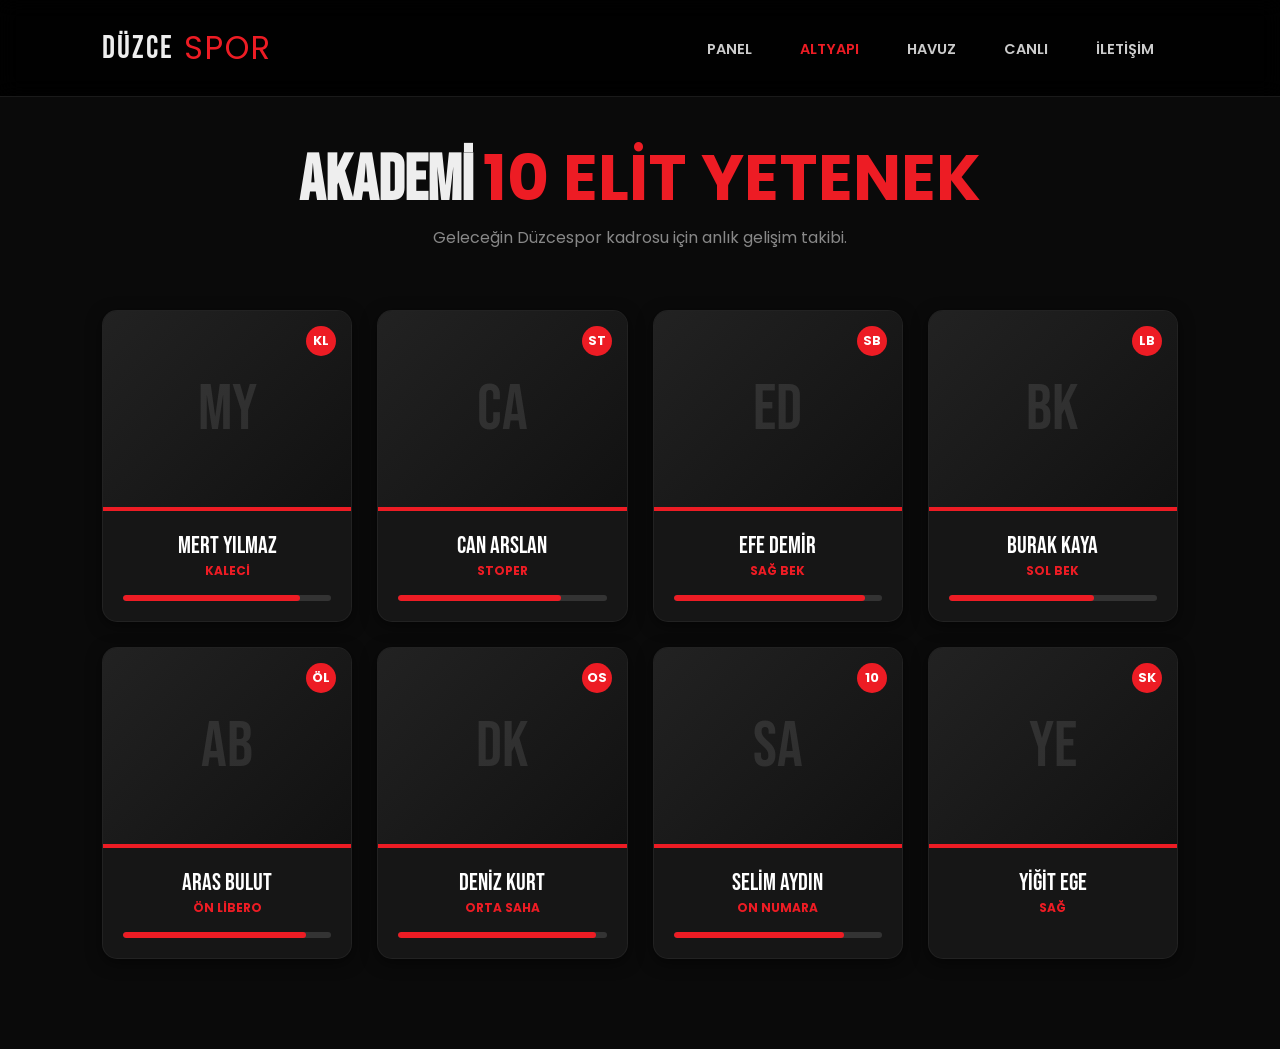
<file: altyapi.html>
<!DOCTYPE html>
<html lang="tr">
<head>
    <meta charset="UTF-8">
    <meta name="viewport" content="width=device-width, initial-scale=1.0">
    <title>Düzcespor | Altyapı Gelişim Merkezi</title>
    <link rel="stylesheet" href="style.css">
    <link rel="stylesheet" href="https://cdnjs.cloudflare.com/ajax/libs/font-awesome/6.0.0/css/all.min.css">
    <link href="https://fonts.googleapis.com/css2?family=Bebas+Neue&family=Poppins:wght@300;400;600&display=swap" rel="stylesheet">
    <style>
        .academy-body { background: #0a0a0a; color: #eee; margin: 0; padding-bottom: 50px; }
        
        .academy-grid {
            display: grid;
            grid-template-columns: repeat(auto-fit, minmax(220px, 1fr));
            gap: 25px;
            padding: 40px 8%;
            max-width: 1400px;
            margin: 0 auto;
        }

        .player-card {
            background: #151515;
            border-radius: 15px;
            overflow: hidden;
            border: 1px solid rgba(255, 255, 255, 0.05);
            transition: 0.3s ease;
            text-align: center;
            box-shadow: 0 4px 15px rgba(0,0,0,0.5);
        }

        .player-card:hover {
            border-color: #ed1c24;
            transform: translateY(-8px);
            background: #1c1c1c;
        }

        /* RESİM YERİNE GARANTİ AVATAR SİSTEMİ */
        .avatar-placeholder {
            width: 100%;
            height: 200px;
            background: linear-gradient(135deg, #222, #111);
            display: flex;
            align-items: center;
            justify-content: center;
            font-family: 'Bebas Neue';
            font-size: 4rem;
            color: rgba(255,255,255,0.1);
            border-bottom: 4px solid #ed1c24;
            position: relative;
        }

        /* Kartın üzerine mevki ikonu */
        .pos-icon {
            position: absolute;
            top: 15px;
            right: 15px;
            background: #ed1c24;
            width: 30px;
            height: 30px;
            border-radius: 50%;
            display: flex;
            align-items: center;
            justify-content: center;
            font-size: 0.8rem;
            font-weight: bold;
            color: white;
        }

        .player-info { padding: 20px; }
        .player-name { font-family: 'Bebas Neue'; font-size: 1.5rem; color: #fff; margin-bottom: 2px; display: block; }
        .player-role { font-size: 0.75rem; color: #ed1c24; font-weight: bold; margin-bottom: 15px; display: block; }

        .prog-track { background: #333; height: 6px; border-radius: 10px; overflow: hidden; }
        .prog-bar { height: 100%; background: #ed1c24; border-radius: 10px; }
    </style>
</head>
<body class="academy-body">

    <nav class="navbar">
        <div class="logo">DÜZCE<span>SPOR</span></div>
        <ul class="nav-links">
            <li><a href="index.html">PANEL</a></li>
            <li><a href="altyapi.html" class="active">ALTYAPI</a></li>
            <li><a href="havuz.html">HAVUZ</a></li>
            <li><a href="canli.html">CANLI</a></li>
            <li><a href="iletisim.html">İLETİŞİM</a></li>
        </ul>
    </nav>

    <main style="padding-top: 130px;">
        <div style="text-align: center; margin-bottom: 20px;">
            <h1 style="font-family: 'Bebas Neue'; font-size: 4rem; margin: 0;">AKADEMİ <span style="color: #ed1c24;">10 ELİT YETENEK</span></h1>
            <p style="color: #888;">Geleceğin Düzcespor kadrosu için anlık gelişim takibi.</p>
        </div>

        <div class="academy-grid">
            <div class="player-card">
                <div class="avatar-placeholder">MY <div class="pos-icon">KL</div></div>
                <div class="player-info">
                    <span class="player-name">MERT YILMAZ</span>
                    <span class="player-role">KALECİ</span>
                    <div class="prog-track"><div class="prog-bar" style="width: 85%"></div></div>
                </div>
            </div>

            <div class="player-card">
                <div class="avatar-placeholder">CA <div class="pos-icon">ST</div></div>
                <div class="player-info">
                    <span class="player-name">CAN ARSLAN</span>
                    <span class="player-role">STOPER</span>
                    <div class="prog-track"><div class="prog-bar" style="width: 78%"></div></div>
                </div>
            </div>

            <div class="player-card">
                <div class="avatar-placeholder">ED <div class="pos-icon">SB</div></div>
                <div class="player-info">
                    <span class="player-name">EFE DEMİR</span>
                    <span class="player-role">SAĞ BEK</span>
                    <div class="prog-track"><div class="prog-bar" style="width: 92%"></div></div>
                </div>
            </div>

            <div class="player-card">
                <div class="avatar-placeholder">BK <div class="pos-icon">LB</div></div>
                <div class="player-info">
                    <span class="player-name">BURAK KAYA</span>
                    <span class="player-role">SOL BEK</span>
                    <div class="prog-track"><div class="prog-bar" style="width: 70%"></div></div>
                </div>
            </div>

            <div class="player-card">
                <div class="avatar-placeholder">AB <div class="pos-icon">ÖL</div></div>
                <div class="player-info">
                    <span class="player-name">ARAS BULUT</span>
                    <span class="player-role">ÖN LİBERO</span>
                    <div class="prog-track"><div class="prog-bar" style="width: 88%"></div></div>
                </div>
            </div>

            <div class="player-card">
                <div class="avatar-placeholder">DK <div class="pos-icon">OS</div></div>
                <div class="player-info">
                    <span class="player-name">DENİZ KURT</span>
                    <span class="player-role">ORTA SAHA</span>
                    <div class="prog-track"><div class="prog-bar" style="width: 95%"></div></div>
                </div>
            </div>

            <div class="player-card">
                <div class="avatar-placeholder">SA <div class="pos-icon">10</div></div>
                <div class="player-info">
                    <span class="player-name">SELİM AYDIN</span>
                    <span class="player-role">ON NUMARA</span>
                    <div class="prog-track"><div class="prog-bar" style="width: 82%"></div></div>
                </div>
            </div>

            <div class="player-card">
                <div class="avatar-placeholder">YE <div class="pos-icon">SK</div></div>
                <div class="player-info">
                    <span class="player-name">YİĞİT EGE</span>
                    <span class="player-role">SAĞ
</file>
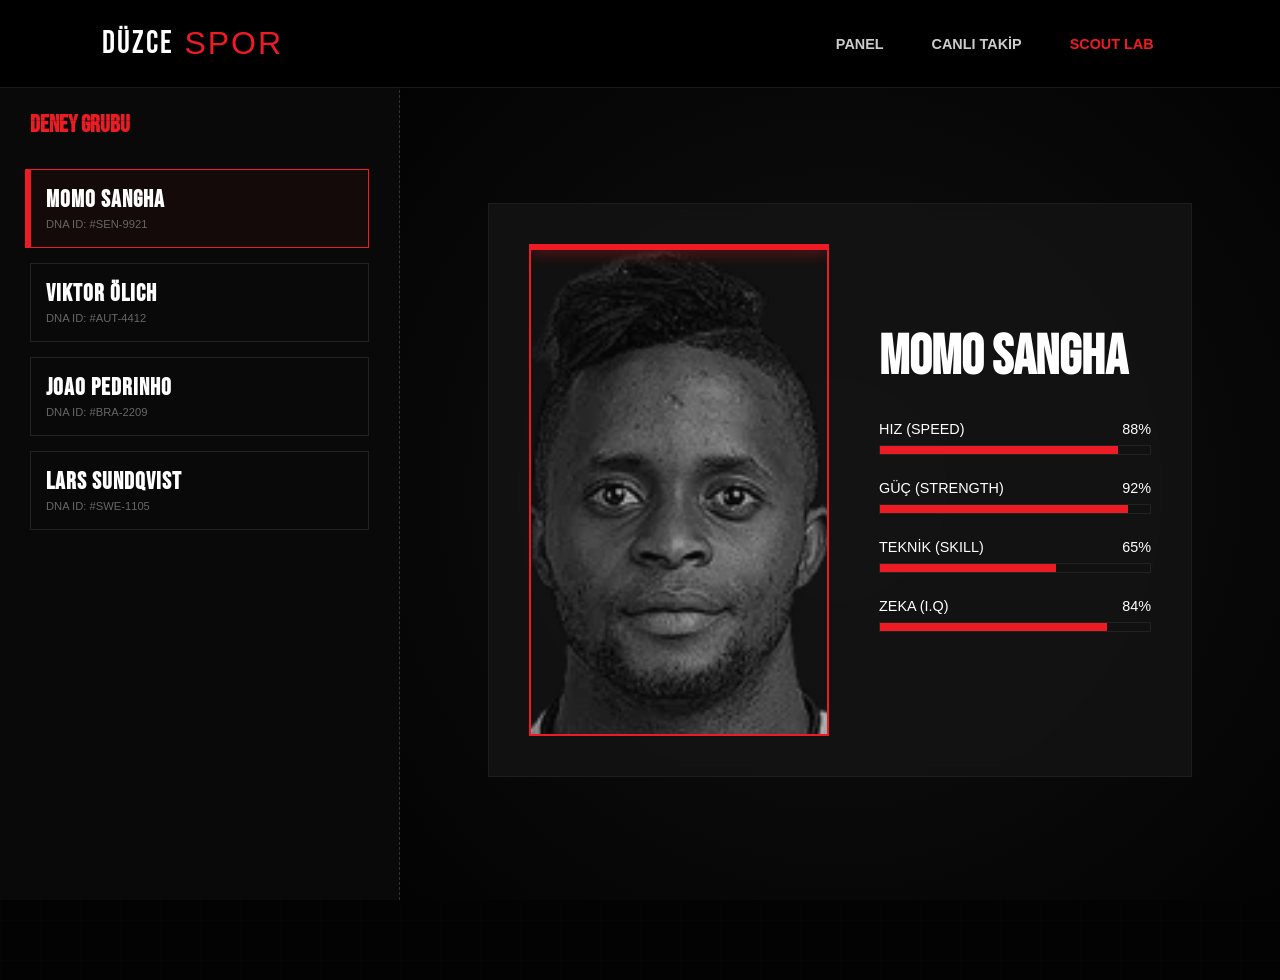
<file: analiz.html>
<!DOCTYPE html>
<html lang="tr">
<head>
    <meta charset="UTF-8">
    <meta name="viewport" content="width=device-width, initial-scale=1.0">
    <title>Düzcespor | Scout Lab</title>
    <link rel="stylesheet" href="style.css">
    <link rel="stylesheet" href="https://cdnjs.cloudflare.com/ajax/libs/font-awesome/6.0.0/css/all.min.css">
    <link href="https://fonts.googleapis.com/css2?family=Bebas+Neue&family=JetBrains+Mono&display=swap" rel="stylesheet">
    <style>
        :root { --neon-red: #ed1c24; --lab-bg: #030303; --glass: rgba(20, 20, 20, 0.8); }
        body { background: var(--lab-bg); color: #fff; margin: 0; overflow: hidden; font-family: 'JetBrains Mono', monospace; }

        .lab-container {
            display: grid;
            grid-template-columns: 400px 1fr;
            height: 100vh;
            padding-top: 80px;
        }

        /* SOL PANEL: OYUNCU DNA SEÇİCİ */
        .dna-selector {
            background: rgba(10, 10, 10, 0.9);
            border-right: 1px dashed #333;
            padding: 30px;
            overflow-y: auto;
        }

        .dna-card {
            border: 1px solid #222;
            padding: 15px;
            margin-bottom: 15px;
            cursor: pointer;
            transition: 0.3s;
            position: relative;
        }

        .dna-card:hover, .dna-card.active {
            border-color: var(--neon-red);
            background: rgba(237, 28, 36, 0.05);
            box-shadow: -5px 0 0 var(--neon-red);
        }

        .dna-card h4 { margin: 0; font-family: 'Bebas Neue'; font-size: 1.5rem; letter-spacing: 1px; }
        .dna-card span { font-size: 0.7rem; color: #666; }

        /* SAĞ PANEL: ANALİZ ODASI */
        .analysis-room {
            position: relative;
            display: flex;
            align-items: center;
            justify-content: center;
            background: radial-gradient(circle at center, #111 0%, #030303 100%);
        }

        .biometric-frame {
            width: 80%;
            height: 70%;
            border: 1px solid rgba(255,255,255,0.05);
            position: relative;
            display: flex;
            padding: 40px;
            gap: 50px;
            background: var(--glass);
            backdrop-filter: blur(10px);
        }

        /* OYUNCU RESMİ VE HOLOGRAM EFEKTİ */
        .subject-image-zone {
            width: 300px;
            height: 100%;
            border: 2px solid var(--neon-red);
            position: relative;
            overflow: hidden;
        }
        .subject-image-zone img { width: 100%; height: 100%; object-fit: cover; opacity: 0.7; filter: grayscale(1); }
        .scanning-bar {
            position: absolute; width: 100%; height: 4px; background: var(--neon-red);
            box-shadow: 0 0 15px var(--neon-red); top: 0; animation: scanMove 3s infinite linear;
        }

        /* VERİ TABLOSU */
        .data-stats { flex-grow: 1; display: flex; flex-direction: column; justify-content: center; }
        .stat-line { margin-bottom: 25px; }
        .stat-header { display: flex; justify-content: space-between; margin-bottom: 8px; font-size: 0.9rem; }
        .stat-progress { width: 100%; height: 10px; background: #111; border: 1px solid #222; }
        .stat-fill { height: 100%; background: var(--neon-red); width: 0%; transition: 1.5s cubic-bezier(0.075, 0.82, 0.165, 1); }

        /* DECORATION */
        .grid-overlay { position: absolute; width: 100%; height: 100%; background-image: linear-gradient(#111 1px, transparent 1px), linear-gradient(90deg, #111 1px, transparent 1px); background-size: 40px 40px; opacity: 0.2; pointer-events: none; }
        
        @keyframes scanMove { 0% { top: 0; } 100% { top: 100%; } }
    </style>
</head>
<body>

    <nav class="navbar">
        <div class="logo">DÜZCE<span>SPOR</span></div>
        <ul class="nav-links">
            <li><a href="index.html">PANEL</a></li>
            <li><a href="canli.html">CANLI TAKİP</a></li>
            <li><a href="lab.html" class="active">SCOUT LAB</a></li>
        </ul>
    </nav>

    <div class="lab-container">
        <div class="grid-overlay"></div>
        
        <aside class="dna-selector">
            <h2 style="font-family:'Bebas Neue'; color:var(--neon-red); margin-bottom:30px;">DENEY GRUBU</h2>
            
            <div class="dna-card active" onclick="analyze('Momo Sangha', 'img/momo.jpg', 88, 92, 65, 84)">
                <h4>MOMO SANGHA</h4>
                <span>DNA ID: #SEN-9921</span>
            </div>
            
            <div class="dna-card" onclick="analyze('Viktor Ölich', 'img/viktor.jpg', 62, 85, 78, 91)">
                <h4>VIKTOR ÖLICH</h4>
                <span>DNA ID: #AUT-4412</span>
            </div>

            <div class="dna-card" onclick="analyze('Joao Pedrinho', 'img/joao.jpg', 91, 68, 80, 30)">
                <h4>JOAO PEDRINHO</h4>
                <span>DNA ID: #BRA-2209</span>
            </div>

            <div class="dna-card" onclick="analyze('Lars Sundqvist', 'img/lars.jpg', 75, 80, 85, 88)">
                <h4>LARS SUNDQVIST</h4>
                <span>DNA ID: #SWE-1105</span>
            </div>
        </aside>

        <main class="analysis-room">
            <div class="biometric-frame">
                <div class="subject-image-zone">
                    <img src="resimler/490292-1635961223.webp" id="subjectImg" alt="Oyuncu">
                    <div class="scanning-bar"></div>
                </div>

                <div class="data-stats">
                    <h1 id="subjectName" style="font-family:'Bebas Neue'; font-size:3.5rem; margin:0 0 30px 0;">MOMO SANGHA</h1>
                    
                    <div class="stat-line">
                        <div class="stat-header"><span>HIZ (SPEED)</span> <span id="v1">88%</span></div>
                        <div class="stat-progress"><div class="stat-fill" id="b1" style="width: 88%;"></div></div>
                    </div>

                    <div class="stat-line">
                        <div class="stat-header"><span>GÜÇ (STRENGTH)</span> <span id="v2">92%</span></div>
                        <div class="stat-progress"><div class="stat-fill" id="b2" style="width: 92%;"></div></div>
                    </div>

                    <div class="stat-line">
                        <div class="stat-header"><span>TEKNİK (SKILL)</span> <span id="v3">65%</span></div>
                        <div class="stat-progress"><div class="stat-fill" id="b3" style="width: 65%;"></div></div>
                    </div>

                    <div class="stat-line">
                        <div class="stat-header"><span>ZEKA (I.Q)</span> <span id="v4">84%</span></div>
                        <div class="stat-progress"><div class="stat-fill" id="b4" style="width: 84%;"></div></div>
                    </div>
                </div>
            </div>
        </main>
    </div>

    <script>
        function analyze(name, img, s1, s2, s3, s4) {
            // Aktif kartı değiştir
            document.querySelectorAll('.dna-card').forEach(c => c.classList.remove('active'));
            event.currentTarget.classList.add('active');

            // Verileri güncelle
            document.getElementById('subjectName').innerText = name.toUpperCase();
            document.getElementById('subjectImg').src = img;
            
            // Barları sıfırla ve yeniden doldur (animasyon için)
            const stats = [s1, s2, s3, s4];
            for(let i = 1; i <= 4; i++) {
                document.getElementById('b' + i).style.width = '0%';
                document.getElementById('v' + i).innerText = '0%';
                
                setTimeout(() => {
                    document.getElementById('b' + i).style.width = stats[i-1] + '%';
                    document.getElementById('v' + i).innerText = stats[i-1] + '%';
                }, 100);
            }
        }
    </script>
</body>
</html>
</file>
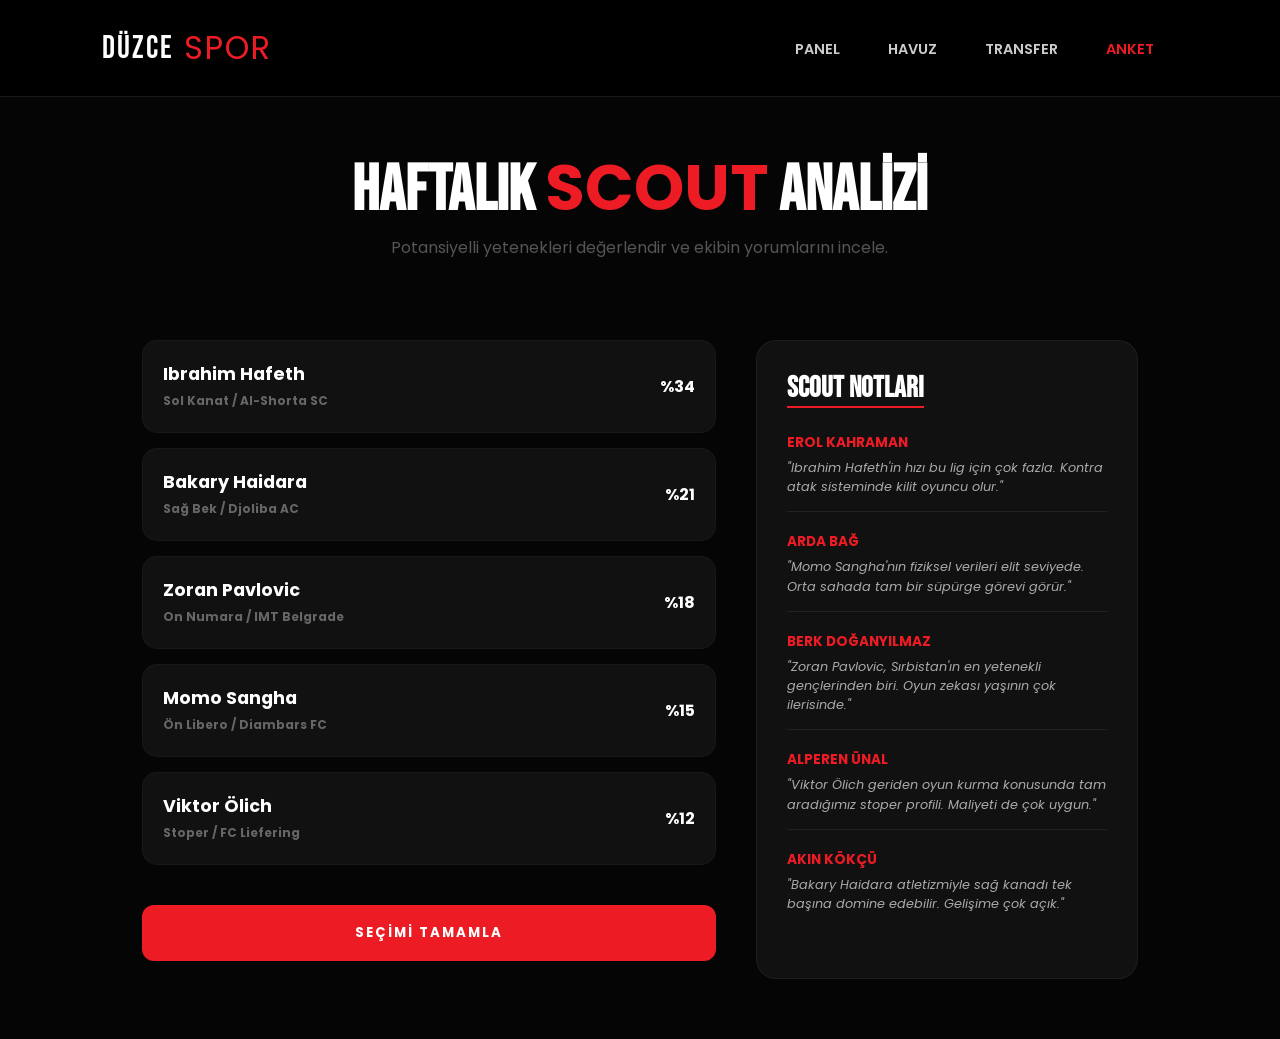
<file: anket.html>
<!DOCTYPE html>
<html lang="tr">
<head>
    <meta charset="UTF-8">
    <meta name="viewport" content="width=device-width, initial-scale=1.0">
    <title>Düzcespor | Haftanın Yeteneği & Scout Analizi</title>
    <link rel="stylesheet" href="style.css">
    <link rel="stylesheet" href="https://cdnjs.cloudflare.com/ajax/libs/font-awesome/6.0.0/css/all.min.css">
    <link href="https://fonts.googleapis.com/css2?family=Bebas+Neue&family=Poppins:wght@300;400;600&display=swap" rel="stylesheet">
    <style>
        :root { --primary: #ed1c24; --bg: #050505; --card: #111; }
        body { background: var(--bg); color: #fff; font-family: 'Poppins', sans-serif; margin: 0; }

        .container { padding: 140px 8% 60px; max-width: 1200px; margin: 0 auto; display: grid; grid-template-columns: 1.5fr 1fr; gap: 40px; }
        
        .header-section { grid-column: 1 / -1; text-align: center; margin-bottom: 40px; }
        .header-section h1 { font-family: 'Bebas Neue'; font-size: 4rem; margin: 0; }
        .header-section span { color: var(--primary); }

        /* OYLAMA ALANI */
        .poll-list { display: flex; flex-direction: column; gap: 15px; }
        .poll-item {
            background: var(--card); padding: 20px; border-radius: 15px;
            display: flex; justify-content: space-between; align-items: center;
            border: 1px solid rgba(255,255,255,0.03); cursor: pointer; transition: 0.3s;
        }
        .poll-item:hover { border-color: var(--primary); transform: translateX(10px); }
        .poll-item.selected { background: var(--primary); border-color: var(--primary); }
        
        .player-meta h3 { margin: 0; font-size: 1.1rem; }
        .player-meta span { font-size: 0.75rem; color: #666; font-weight: bold; }
        .poll-item.selected span { color: #eee; }

        /* YORUMCULAR ALANI (Scout Thoughts) */
        .comments-section { background: var(--card); border-radius: 20px; padding: 30px; border: 1px solid rgba(255,255,255,0.05); height: fit-content; }
        .comments-section h2 { font-family: 'Bebas Neue'; font-size: 1.8rem; border-bottom: 2px solid var(--primary); display: inline-block; margin-bottom: 25px; }
        
        .comment-card { margin-bottom: 20px; padding-bottom: 15px; border-bottom: 1px solid #222; }
        .comment-card:last-child { border: none; }
        .scout-name { color: var(--primary); font-weight: bold; font-size: 0.85rem; text-transform: uppercase; display: block; margin-bottom: 5px; }
        .comment-text { font-size: 0.8rem; color: #aaa; font-style: italic; line-height: 1.5; }

        .submit-btn {
            width: 100%; background: var(--primary); color: white; border: none;
            padding: 18px; border-radius: 12px; font-weight: bold; margin-top: 25px;
            cursor: pointer; text-transform: uppercase; letter-spacing: 2px;
        }

        /* TOAST */
        .toast {
            position: fixed; top: 30px; right: -400px;
            background: #27ae60; color: white; padding: 15px 30px;
            border-radius: 10px; transition: 0.5s ease-in-out; z-index: 10000;
        }
        .toast.show { right: 30px; }
    </style>
</head>
<body>

    <div id="toast" class="toast"><i class="fas fa-check-circle"></i> Analiz Başarıyla Kaydedildi!</div>

    <nav class="navbar">
        <div class="logo">DÜZCE<span>SPOR</span></div>
        <ul class="nav-links">
            <li><a href="index.html">PANEL</a></li>
            <li><a href="havuz.html">HAVUZ</a></li>
            <li><a href="transfer.html">TRANSFER</a></li>
            <li><a href="anket.html" class="active">ANKET</a></li>
        </ul>
    </nav>

    <main class="container">
        <div class="header-section">
            <h1>HAFTALIK <span>SCOUT</span> ANALİZİ</h1>
            <p style="color:#555;">Potansiyelli yetenekleri değerlendir ve ekibin yorumlarını incele.</p>
        </div>

        <div class="poll-list">
            <div class="poll-item" onclick="select(this)">
                <div class="player-meta"><h3>Ibrahim Hafeth</h3><span>Sol Kanat / Al-Shorta SC</span></div>
                <div style="font-weight:bold;">%34</div>
            </div>
            <div class="poll-item" onclick="select(this)">
                <div class="player-meta"><h3>Bakary Haidara</h3><span>Sağ Bek / Djoliba AC</span></div>
                <div style="font-weight:bold;">%21</div>
            </div>
            <div class="poll-item" onclick="select(this)">
                <div class="player-meta"><h3>Zoran Pavlovic</h3><span>On Numara / IMT Belgrade</span></div>
                <div style="font-weight:bold;">%18</div>
            </div>
            <div class="poll-item" onclick="select(this)">
                <div class="player-meta"><h3>Momo Sangha</h3><span>Ön Libero / Diambars FC</span></div>
                <div style="font-weight:bold;">%15</div>
            </div>
            <div class="poll-item" onclick="select(this)">
                <div class="player-meta"><h3>Viktor Ölich</h3><span>Stoper / FC Liefering</span></div>
                <div style="font-weight:bold;">%12</div>
            </div>
            <button class="submit-btn" onclick="send()">SEÇİMİ TAMAMLA</button>
        </div>

        <div class="comments-section">
            <h2>SCOUT NOTLARI</h2>
            
            <div class="comment-card">
                <span class="scout-name">Erol Kahraman</span>
                <p class="comment-text">"Ibrahim Hafeth'in hızı bu lig için çok fazla. Kontra atak sisteminde kilit oyuncu olur."</p>
            </div>

            <div class="comment-card">
                <span class="scout-name">Arda Bağ</span>
                <p class="comment-text">"Momo Sangha'nın fiziksel verileri elit seviyede. Orta sahada tam bir süpürge görevi görür."</p>
            </div>

            <div class="comment-card">
                <span class="scout-name">Berk Doğanyılmaz</span>
                <p class="comment-text">"Zoran Pavlovic, Sırbistan'ın en yetenekli gençlerinden biri. Oyun zekası yaşının çok ilerisinde."</p>
            </div>

            <div class="comment-card">
                <span class="scout-name">Alperen Ünal</span>
                <p class="comment-text">"Viktor Ölich geriden oyun kurma konusunda tam aradığımız stoper profili. Maliyeti de çok uygun."</p>
            </div>

            <div class="comment-card">
                <span class="scout-name">Akın Kökçü</span>
                <p class="comment-text">"Bakary Haidara atletizmiyle sağ kanadı tek başına domine edebilir. Gelişime çok açık."</p>
            </div>
        </div>
    </main>

    <script>
        function select(el) {
            document.querySelectorAll('.poll-item').forEach(i => i.classList.remove('selected'));
            el.classList.add('selected');
        }
        function send() {
            if(!document.querySelector('.poll-item.selected')) return alert("Seçim yap!");
            const t = document.getElementById('toast');
            t.classList.add('show');
            setTimeout(() => { t.classList.remove('show'); window.location.href='index.html'; }, 3000);
        }
        if (localStorage.getItem('tema') === 'light') document.documentElement.setAttribute('data-theme', 'light');
    </script>
</body>
</html>
</file>
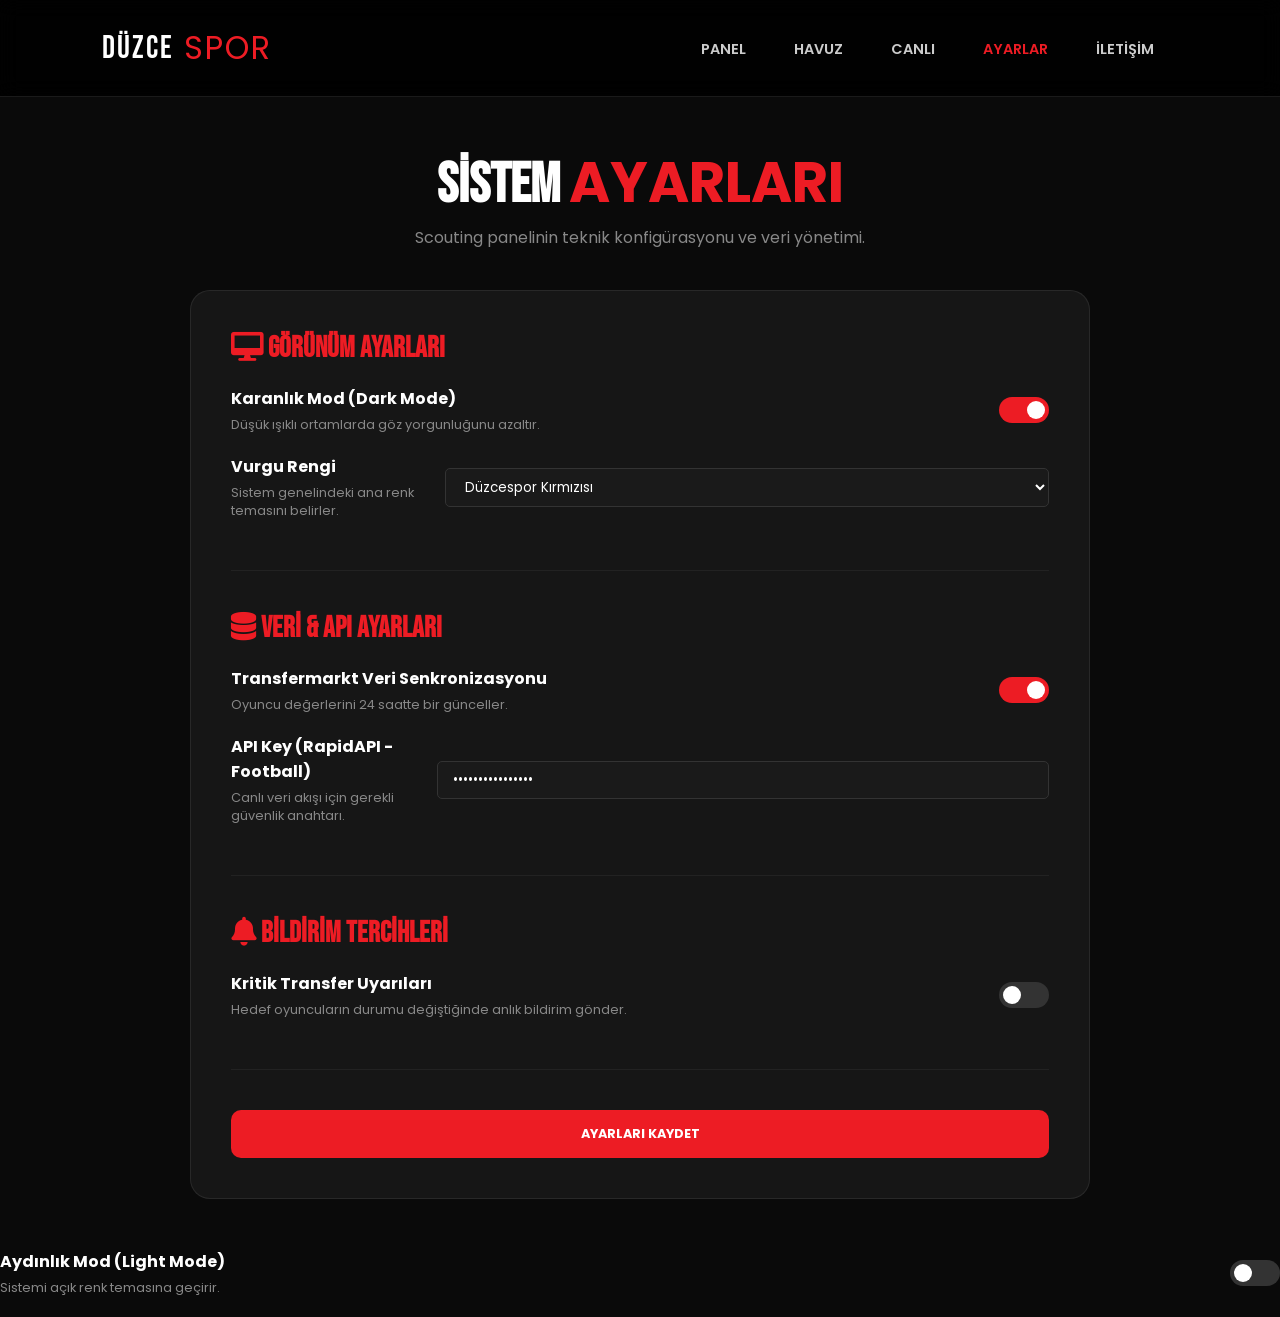
<file: ayarlar.html>
<!DOCTYPE html>
<html lang="tr">
<head>
    <meta charset="UTF-8">
    <meta name="viewport" content="width=device-width, initial-scale=1.0">
    <title>Düzcespor | Sistem Ayarları</title>
    <link rel="stylesheet" href="style.css">
    <link rel="stylesheet" href="https://cdnjs.cloudflare.com/ajax/libs/font-awesome/6.0.0/css/all.min.css">
    <link href="https://fonts.googleapis.com/css2?family=Bebas+Neue&family=Poppins:wght@300;400;600&display=swap" rel="stylesheet">
    <style>
        .settings-container {
            max-width: 900px;
            margin: 0 auto;
            background: rgba(255, 255, 255, 0.03);
            border-radius: 20px;
            border: 1px solid rgba(255, 255, 255, 0.08);
            padding: 40px;
        }

        .settings-section {
            margin-bottom: 40px;
            border-bottom: 1px solid rgba(255, 255, 255, 0.05);
            padding-bottom: 30px;
        }

        .settings-section:last-child { border: none; }

        .settings-section h2 {
            font-family: 'Bebas Neue';
            font-size: 1.8rem;
            color: #ed1c24;
            margin-bottom: 20px;
        }

        .setting-item {
            display: flex;
            justify-content: space-between;
            align-items: center;
            margin-bottom: 20px;
        }

        .setting-text h4 { font-size: 1rem; color: #fff; margin-bottom: 5px; }
        .setting-text p { font-size: 0.8rem; color: #888; }

        /* Dümenden Switch (Aç/Kapa) Tasarımı */
        .switch {
            position: relative;
            display: inline-block;
            width: 50px;
            height: 26px;
        }

        .switch input { opacity: 0; width: 0; height: 0; }

        .slider {
            position: absolute; cursor: pointer; top: 0; left: 0; right: 0; bottom: 0;
            background-color: #333; transition: .4s; border-radius: 34px;
        }

        .slider:before {
            position: absolute; content: ""; height: 18px; width: 18px; left: 4px; bottom: 4px;
            background-color: white; transition: .4s; border-radius: 50%;
        }

        input:checked + .slider { background-color: #ed1c24; }
        input:checked + .slider:before { transform: translateX(24px); }

        select, input[type="text"] {
            background: #1a1a1a;
            border: 1px solid #333;
            color: #fff;
            padding: 8px 15px;
            border-radius: 5px;
            outline: none;
        }
    </style>
</head>
<body style="background: #0a0a0a; color: white;">

    <nav class="navbar">
        <div class="logo">DÜZCE<span>SPOR</span></div>
        <ul class="nav-links">
            <li><a href="index.html">PANEL</a></li>
            <li><a href="havuz.html">HAVUZ</a></li>
            <li><a href="canli.html">CANLI</a></li>
            <li><a href="ayarlar.html" class="active">AYARLAR</a></li>
            <li><a href="iletisim.html">İLETİŞİM</a></li>
        </ul>
    </nav>

    <main style="padding: 140px 8% 50px;">
        <div style="text-align: center; margin-bottom: 40px;">
            <h1 style="font-family: 'Bebas Neue'; font-size: 3.5rem; margin: 0;">SİSTEM <span style="color: #ed1c24;">AYARLARI</span></h1>
            <p style="color: #888;">Scouting panelinin teknik konfigürasyonu ve veri yönetimi.</p>
        </div>

        <div class="settings-container">
            
            <div class="settings-section">
                <h2><i class="fas fa-desktop"></i> GÖRÜNÜM AYARLARI</h2>
                <div class="setting-item">
                    <div class="setting-text">
                        <h4>Karanlık Mod (Dark Mode)</h4>
                        <p>Düşük ışıklı ortamlarda göz yorgunluğunu azaltır.</p>
                    </div>
                    <label class="switch">
                        <input type="checkbox" checked>
                        <span class="slider"></span>
                    </label>
                </div>
                <div class="setting-item">
                    <div class="setting-text">
                        <h4>Vurgu Rengi</h4>
                        <p>Sistem genelindeki ana renk temasını belirler.</p>
                    </div>
                    <select>
                        <option>Düzcespor Kırmızısı</option>
                        <option>Gece Siyahı</option>
                        <option>Altın Sarısı</option>
                    </select>
                </div>
            </div>

            <div class="settings-section">
                <h2><i class="fas fa-database"></i> VERİ & API AYARLARI</h2>
                <div class="setting-item">
                    <div class="setting-text">
                        <h4>Transfermarkt Veri Senkronizasyonu</h4>
                        <p>Oyuncu değerlerini 24 saatte bir günceller.</p>
                    </div>
                    <label class="switch">
                        <input type="checkbox" checked>
                        <span class="slider"></span>
                    </label>
                </div>
                <div class="setting-item">
                    <div class="setting-text">
                        <h4>API Key (RapidAPI - Football)</h4>
                        <p>Canlı veri akışı için gerekli güvenlik anahtarı.</p>
                    </div>
                    <input type="text" value="••••••••••••••••" readonly>
                </div>
            </div>

            <div class="settings-section">
                <h2><i class="fas fa-bell"></i> BİLDİRİM TERCİHLERİ</h2>
                <div class="setting-item">
                    <div class="setting-text">
                        <h4>Kritik Transfer Uyarıları</h4>
                        <p>Hedef oyuncuların durumu değiştiğinde anlık bildirim gönder.</p>
                    </div>
                    <label class="switch">
                        <input type="checkbox">
                        <span class="slider"></span>
                    </label>
                </div>
            </div>

            <button class="nav-btn" style="width: 100%; padding: 15px; background: #ed1c24; border: none; color: white; border-radius: 10px; font-weight: bold; cursor: pointer;" onclick="alert('Ayarlar Başarıyla Kaydedildi!')">AYARLARI KAYDET</button>

        </div>
    </main>
    <div class="setting-item">
    <div class="setting-text">
        <h4>Aydınlık Mod (Light Mode)</h4>
        <p>Sistemi açık renk temasına geçirir.</p>
    </div>
    <label class="switch">
        <input type="checkbox" id="themeToggle" onclick="temaDegistir()">
        <span class="slider"></span>
    </label>
</div>

<script>
    function temaDegistir() {
        const checkbox = document.getElementById('themeToggle');
        if (checkbox.checked) {
            document.documentElement.setAttribute('data-theme', 'light');
            localStorage.setItem('tema', 'light'); // Ayarı hafızada tutar
        } else {
            document.documentElement.setAttribute('data-theme', 'dark');
            localStorage.setItem('tema', 'dark');
        }
    }

    // Sayfa açıldığında eski ayarı hatırla
    window.onload = () => {
        const kaydedilenTema = localStorage.getItem('tema');
        if (kaydedilenTema === 'light') {
            document.getElementById('themeToggle').checked = true;
            document.documentElement.setAttribute('data-theme', 'light');
        }
    };
</script>
<script>
    if (localStorage.getItem('tema') === 'light') {
        document.documentElement.setAttribute('data-theme', 'light');
    }
</script>
</body>
</html>
</file>
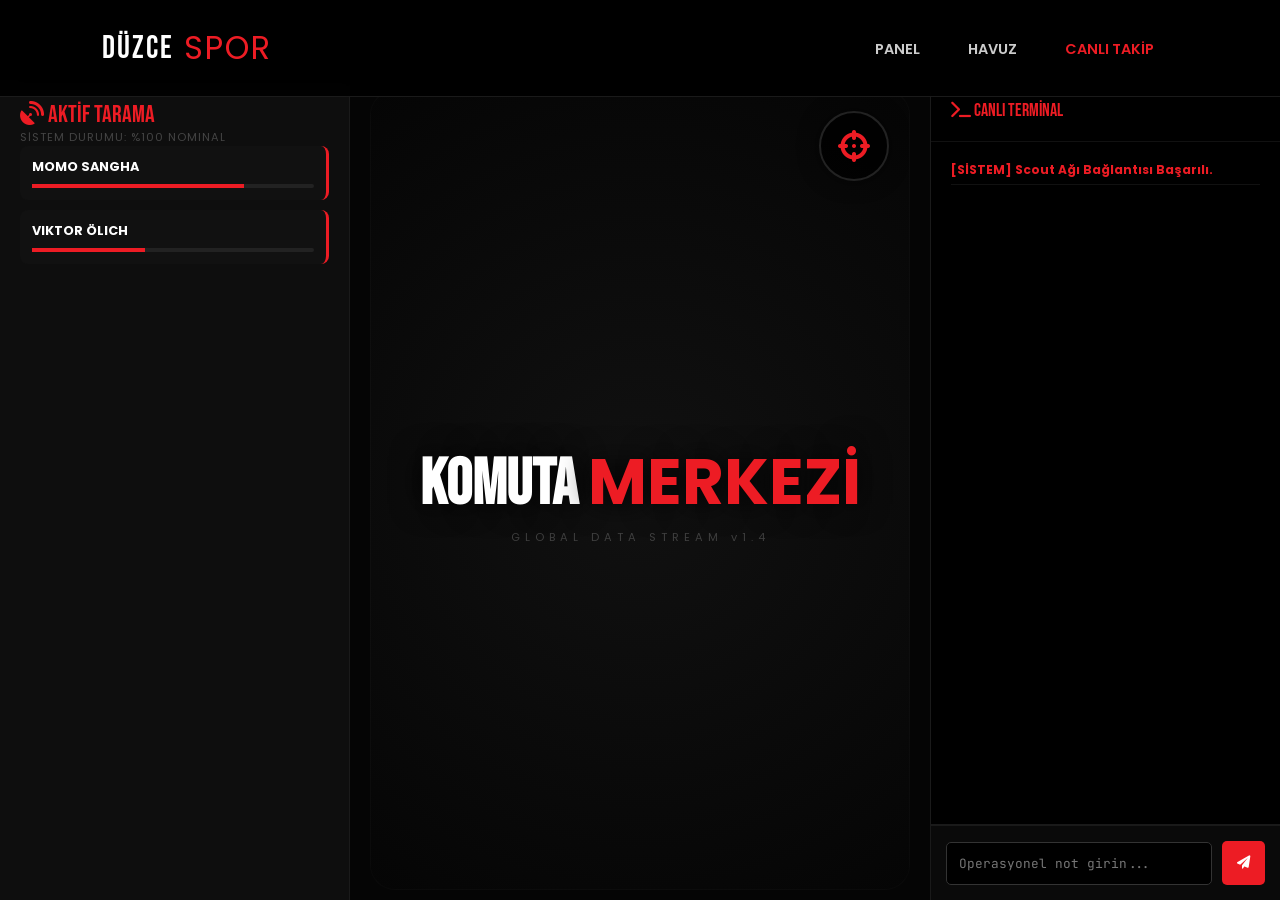
<file: canli.html>
<!DOCTYPE html>
<html lang="tr">
<head>
    <meta charset="UTF-8">
    <meta name="viewport" content="width=device-width, initial-scale=1.0">
    <title>Düzcespor | Canlı Scout Karargahı</title>
    <link rel="stylesheet" href="style.css">
    <link rel="stylesheet" href="https://cdnjs.cloudflare.com/ajax/libs/font-awesome/6.0.0/css/all.min.css">
    <link href="https://fonts.googleapis.com/css2?family=Bebas+Neue&family=Poppins:wght@300;400;600&family=JetBrains+Mono&display=swap" rel="stylesheet">
    <style>
        :root { --primary: #ed1c24; --bg: #050505; --card: #0e0e0e; }
        body { background: var(--bg); color: #fff; font-family: 'Poppins', sans-serif; margin: 0; overflow: hidden; }

        .live-wrapper {
            display: grid; grid-template-columns: 350px 1fr 350px;
            height: 100vh; padding-top: 80px; box-sizing: border-box;
            gap: 10px;
        }

        /* ORTA PANEL: GLOBAL RADAR */
        .main-radar-zone {
            position: relative; 
            background: radial-gradient(circle at center, #111 0%, #050505 100%);
            border-radius: 25px; overflow: hidden; margin: 10px;
            border: 1px solid rgba(255,255,255,0.02);
            display: flex; align-items: center; justify-content: center;
        }

        .small-radar-corner {
            position: absolute; top: 20px; right: 20px;
            width: 70px; height: 70px; background: rgba(0,0,0,0.8);
            border-radius: 50%; border: 2px solid #222;
            display: flex; align-items: center; justify-content: center;
            box-shadow: 0 0 20px rgba(0,0,0,0.5); z-index: 10;
        }
        .small-radar-icon { font-size: 2rem; color: var(--primary); animation: radarRotate 3s linear infinite; }
        @keyframes radarRotate { from { transform: rotate(0deg); } to { transform: rotate(360deg); } }
        
        .global-title { font-family:'Bebas Neue'; font-size: 4rem; margin:0; text-align:center; z-index: 5; text-shadow: 0 0 30px rgba(0,0,0,1); }
        .global-title span { color: var(--primary); }

        /* SAĞ PANEL: TERMINAL VE INPUT */
        .log-panel { background: #000; border-left: 1px solid #1a1a1a; display: flex; flex-direction: column; }
        .log-header { padding: 20px; border-bottom: 1px solid #111; }
        
        .log-content { 
            flex-grow: 1; font-family: 'JetBrains Mono', monospace; font-size: 0.75rem; 
            color: #ccc; overflow-y: auto; padding: 20px; display: flex; flex-direction: column; gap: 10px;
        }
        
        /* KOMUTA GİRİŞİ (YENİ EKLEDİĞİMİZ YER) */
        .command-input-area {
            background: #0a0a0a; padding: 15px; border-top: 2px solid #1a1a1a;
            display: flex; gap: 10px; align-items: center;
        }
        .command-input-area input {
            flex-grow: 1; background: #000; border: 1px solid #333; color: #00ff00;
            padding: 12px; font-family: 'JetBrains Mono', monospace; font-size: 0.8rem;
            border-radius: 5px; outline: none;
        }
        .command-input-area input:focus { border-color: var(--primary); }
        .send-cmd-btn { background: var(--primary); border: none; color: white; padding: 12px 15px; border-radius: 5px; cursor: pointer; transition: 0.3s; }
        .send-cmd-btn:hover { background: #ff2e36; transform: scale(1.05); }

        .log-line { animation: fadeIn 0.4s ease; border-bottom: 1px solid #111; padding-bottom: 5px; line-height: 1.4; }
        .log-line.user-cmd { color: #00ff00; font-weight: bold; border-left: 3px solid var(--primary); padding-left: 10px; }
        .log-line.system { color: var(--primary); font-weight: bold; }
        @keyframes fadeIn { from { opacity: 0; transform: translateX(10px); } }

        .side-panel { background: var(--card); padding: 20px; overflow-y: auto; border-right: 1px solid #1a1a1a; }
        .panel-title { font-family: 'Bebas Neue'; font-size: 1.5rem; color: var(--primary); }
    </style>
</head>
<body>

    <nav class="navbar">
        <div class="logo">DÜZCE<span>SPOR</span></div>
        <ul class="nav-links">
            <li><a href="index.html">PANEL</a></li>
            <li><a href="havuz.html">HAVUZ</a></li>
            <li><a href="canli.html" class="active">CANLI TAKİP</a></li>
        </ul>
    </nav>

    <div class="live-wrapper">
        <aside class="side-panel">
            <div class="panel-title"><i class="fas fa-satellite-dish"></i> AKTİF TARAMA</div>
            <p style="font-size:0.7rem; color:#444; letter-spacing:1px;">SİSTEM DURUMU: %100 NOMINAL</p>
            
            <div style="background:#111; padding:12px; border-radius:8px; margin-bottom:10px; border-right: 3px solid var(--primary);">
                <h5 style="margin:0; font-size:0.8rem;">MOMO SANGHA</h5>
                <div style="height:4px; background:#222; margin-top:8px; border-radius:2px;"><div style="width:75%; height:100%; background:var(--primary);"></div></div>
            </div>
            <div style="background:#111; padding:12px; border-radius:8px; border-right: 3px solid var(--primary);">
                <h5 style="margin:0; font-size:0.8rem;">VIKTOR ÖLICH</h5>
                <div style="height:4px; background:#222; margin-top:8px; border-radius:2px;"><div style="width:40%; height:100%; background:var(--primary);"></div></div>
            </div>
        </aside>

        <section class="main-radar-zone">
            <div class="small-radar-corner"><i class="fas fa-crosshairs small-radar-icon"></i></div>
            <div style="z-index: 5; text-align: center;">
                <h1 class="global-title">KOMUTA <span>MERKEZİ</span></h1>
                <p style="color:rgba(255,255,255,0.2); font-size:0.7rem; letter-spacing:5px;">GLOBAL DATA STREAM v1.4</p>
            </div>
        </section>

        <aside class="log-panel">
            <div class="log-header">
                <div class="panel-title" style="font-size:1.1rem; margin:0;"><i class="fas fa-terminal"></i> CANLI TERMİNAL</div>
            </div>
            
            <div class="log-content" id="logContent">
                <div class="log-line system">[SİSTEM] Scout Ağı Bağlantısı Başarılı.</div>
            </div>

            <div class="command-input-area">
                <input type="text" id="cmdInput" placeholder="Operasyonel not girin..." onkeypress="handleKeyPress(event)">
                <button class="send-cmd-btn" onclick="sendManualLog()"><i class="fas fa-paper-plane"></i></button>
            </div>
        </aside>
    </div>

    <script>
        const logContent = document.getElementById('logContent');
        const cmdInput = document.getElementById('cmdInput');

        const autoMsgs = [
            "[VERİ] Momo Sangha: Hava topu hakimiyeti %85.",
            "[GÜNCEL] Zoran Pavlovic: Maç içi ısı haritası merkeze odaklandı.",
            "[SİSTEM] Viktor Ölich için yeni bir scout atandı.",
            "[VERİ] Kevin Abanga: Dripling başarısı arttı.",
            "[DİKKAT] Lars Sundqvist: Ofsayt taktiği verisi güncellendi."
        ];

        function addAutoLog() {
            const time = new Date().toLocaleTimeString('tr-TR', { hour12: false });
            const msg = autoMsgs[Math.floor(Math.random() * autoMsgs.length)];
            const div = document.createElement('div');
            div.className = 'log-line';
            div.innerHTML = `<span style="color:#444;">[${time}]</span> ${msg}`;
            logContent.prepend(div);
            if(logContent.children.length > 20) logContent.removeChild(logContent.lastChild);
        }

        // Manuel log gönderme fonksiyonu
        function sendManualLog() {
            const val = cmdInput.value.trim();
            if(!val) return;

            const time = new Date().toLocaleTimeString('tr-TR', { hour12: false });
            const div = document.createElement('div');
            div.className = 'log-line user-cmd';
            div.innerHTML = `<span style="color:#ed1c24;">[${time}] [MANUEL]:</span> ${val.toUpperCase()}`;
            
            logContent.prepend(div);
            cmdInput.value = ""; // Kutuyu temizle
        }

        function handleKeyPress(e) {
            if(e.key === 'Enter') sendManualLog();
        }

        setInterval(addAutoLog, 4000);
    </script>
</body>
</html>
</file>
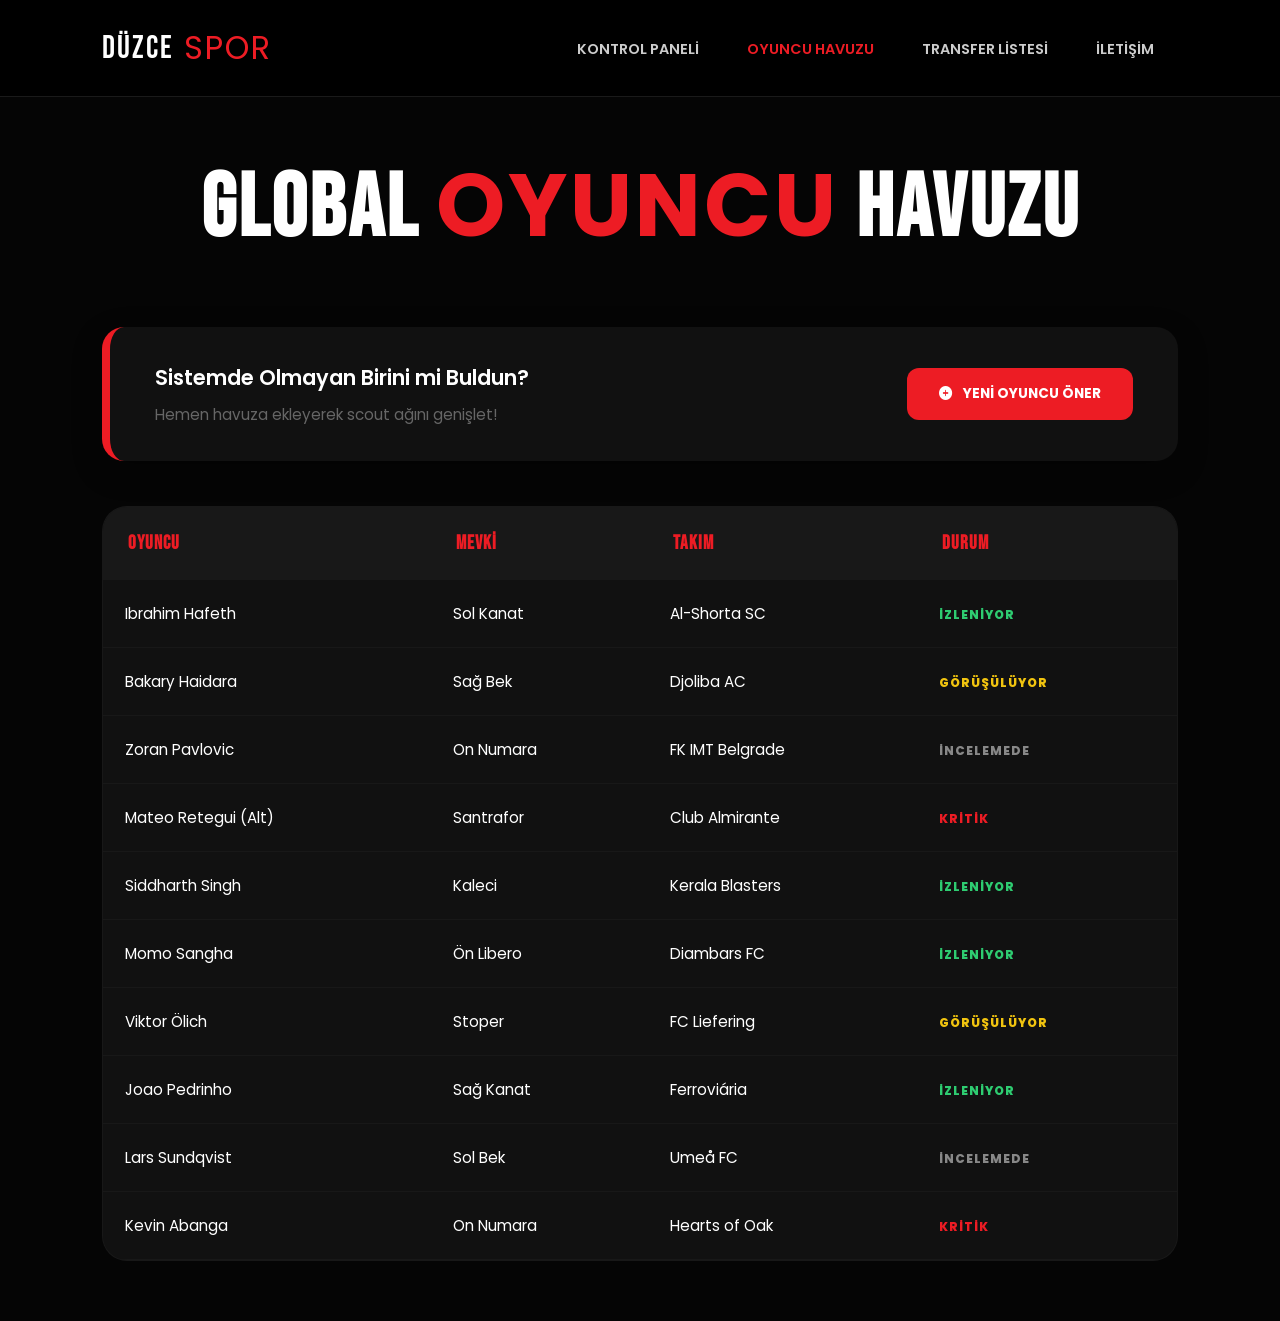
<file: havuz.html>
<!DOCTYPE html>
<html lang="tr">
<head>
    <meta charset="UTF-8">
    <meta name="viewport" content="width=device-width, initial-scale=1.0">
    <title>Düzcespor | Global Oyuncu Havuzu</title>
    <link rel="stylesheet" href="style.css">
    <link rel="stylesheet" href="https://cdnjs.cloudflare.com/ajax/libs/font-awesome/6.0.0/css/all.min.css">
    <link href="https://fonts.googleapis.com/css2?family=Bebas+Neue&family=Poppins:wght@300;400;600&display=swap" rel="stylesheet">
    <style>
        /* GENEL AYARLAR */
        :root { --primary: #ed1c24; --bg: #050505; --card: #111; }
        body { background: var(--bg); color: #fff; font-family: 'Poppins', sans-serif; margin: 0; overflow-x: hidden; }

        /* BİLDİRİM TOAST (Kayıt Başarılı) */
        .toast {
            position: fixed; top: 30px; right: -450px;
            background: #27ae60; color: white; padding: 18px 30px;
            border-radius: 12px; display: flex; align-items: center;
            gap: 15px; box-shadow: 0 10px 40px rgba(0,0,0,0.6);
            transition: 0.6s cubic-bezier(0.68, -0.55, 0.265, 1.55); z-index: 10000;
            border-left: 6px solid #1e8449;
        }
        .toast.show { right: 30px; }

        /* MODAL (image_8.png Birebir Tasarım) */
        .modal-overlay {
            position: fixed; top: 0; left: 0; width: 100%; height: 100%;
            background: rgba(0,0,0,0.92); backdrop-filter: blur(12px);
            display: none; justify-content: center; align-items: center; z-index: 9000;
        }
        .modal-overlay.open { display: flex; }
        
        .form-modal {
            background: #0a0a0a; border-radius: 35px; width: 95%; max-width: 680px;
            padding: 55px; border: 1px solid rgba(255,255,255,0.06); position: relative;
            text-align: center; box-shadow: 0 30px 70px rgba(0,0,0,1);
            animation: modalFade 0.4s ease-out;
        }
        @keyframes modalFade { from { opacity: 0; transform: scale(0.9); } to { opacity: 1; transform: scale(1); } }

        .modal-close { position: absolute; top: 30px; right: 30px; background: none; border: none; color: #444; cursor: pointer; font-size: 1.8rem; transition: 0.3s; }
        .modal-close:hover { color: var(--primary); }

        .scouting-badge {
            background: var(--primary); color: white; padding: 6px 22px; border-radius: 30px;
            font-size: 0.7rem; font-weight: 800; letter-spacing: 1.5px; display: inline-block; margin-bottom: 20px;
        }

        .form-grid { display: grid; grid-template-columns: 1fr 1fr; gap: 25px; text-align: left; margin-top: 35px; }
        .form-group { display: flex; flex-direction: column; gap: 10px; }
        .form-group label { color: var(--primary); font-size: 0.8rem; font-weight: 700; text-transform: uppercase; letter-spacing: 0.5px; }
        
        input, select, textarea {
            background: rgba(255,255,255,0.025); border: 1px solid #1a1a1a; color: #fff;
            padding: 16px; border-radius: 12px; font-size: 0.9rem; outline: none; transition: 0.3s;
        }
        input:focus, select:focus, textarea:focus { border-color: var(--primary); background: rgba(255,255,255,0.05); }

        .save-btn {
            width: 100%; background: none; border: 1px solid #222; color: #666;
            padding: 20px; border-radius: 12px; font-weight: 800; margin-top: 35px;
            cursor: pointer; transition: 0.4s; text-transform: uppercase; letter-spacing: 3px; font-size: 0.9rem;
        }
        .save-btn:hover { background: var(--primary); color: #fff; border-color: var(--primary); transform: translateY(-3px); }

        /* ANA SAYFA VE TABLO (image_7.png Birebir Tasarım) */
        .pool-container { padding: 140px 8% 60px; }
        
        .header-title { font-family: 'Bebas Neue'; font-size: 5.5rem; text-align: center; margin-bottom: 55px; letter-spacing: 3px; }
        .header-title span { color: var(--primary); }

        .action-banner { 
            background: #111; padding: 35px 45px; border-radius: 22px; 
            margin-bottom: 45px; display: flex; justify-content: space-between; align-items: center;
            border-left: 8px solid var(--primary); box-shadow: 0 10px 30px rgba(0,0,0,0.3);
        }
        .action-text h3 { margin: 0; font-size: 1.3rem; font-weight: 600; }
        .action-text p { margin: 10px 0 0; font-size: 0.95rem; color: #666; }

        .suggest-trigger {
            background: var(--primary); color: white; border: none; padding: 16px 32px;
            border-radius: 12px; font-weight: 700; cursor: pointer; font-size: 0.85rem;
            transition: 0.3s; display: flex; align-items: center; gap: 10px;
        }
        .suggest-trigger:hover { background: #ff2e36; transform: translateY(-2px); }

        .table-wrapper { background: #111; border-radius: 25px; overflow: hidden; border: 1px solid rgba(255,255,255,0.03); }
        .pool-table { width: 100%; border-collapse: collapse; }
        .pool-table th { background: #181818; color: var(--primary); padding: 25px; text-align: left; font-family: 'Bebas Neue'; font-size: 1.2rem; letter-spacing: 1px; }
        .pool-table td { padding: 22px; border-bottom: 1px solid #181818; font-size: 0.95rem; transition: 0.3s; }
        .pool-table tr:hover td { background: rgba(255,255,255,0.01); }

        .status-pill { font-weight: 800; font-size: 0.75rem; text-transform: uppercase; letter-spacing: 1px; }
    </style>
</head>
<body>

    <div id="toast" class="toast">
        <i class="fas fa-check-double fa-2x"></i>
        <div>
            <strong style="display:block; font-size: 1.1rem;">İŞLEM BAŞARILI</strong>
            <small>Cevabınız sisteme başarıyla kaydedildi!</small>
        </div>
    </div>

    <div class="modal-overlay" id="formModal">
        <div class="form-modal">
            <button class="modal-close" onclick="closeModal()"><i class="fas fa-times"></i></button>
            <div class="scouting-badge">SCOUTING SİSTEMİ</div>
            <h2 style="font-family:'Bebas Neue'; font-size:4rem; margin:0; line-height: 1;">YENİ OYUNCU <span style="color:var(--primary);">BİLDİR</span></h2>
            <p style="color:#555; font-size:0.95rem; margin-top: 15px;">Sisteme yeni bir yetenek eklemek için aşağıdaki formu eksiksiz doldurun.</p>
            
            <form id="scoutForm">
                <div class="form-grid">
                    <div class="form-group">
                        <label>Oyuncu Adı Soyadı</label>
                        <input type="text" id="pName" placeholder="Örn: Momo Sangha" required>
                    </div>
                    <div class="form-group">
                        <label>Mevcut Kulübü</label>
                        <input type="text" id="pTeam" placeholder="Örn: Diambars FC" required>
                    </div>
                    <div class="form-group">
                        <label>Mevki</label>
                        <select id="pPos">
                            <option value="">Seçiniz...</option>
                            <option>Kaleci</option><option>Stoper</option><option>Sol Bek</option><option>Sağ Bek</option>
                            <option>Ön Libero</option><option>Orta Saha</option><option>On Numara</option>
                            <option>Kanat</option><option>Forvet</option>
                        </select>
                    </div>
                    <div class="form-group">
                        <label>Tahmini Piyasa Değeri</label>
                        <input type="text" id="pValue" placeholder="Örn: 450.000 €" required>
                    </div>
                </div>
                <div class="form-group" style="margin-top:25px; text-align:left;">
                    <label>Scout Gözlem Notları</label>
                    <textarea id="pNotes" rows="4" placeholder="Oyuncunun teknik ve fiziksel özellikleri hakkında detaylı bilgi veriniz..."></textarea>
                </div>
                <button type="submit" class="save-btn">SİSTEME KAYDET</button>
            </form>
        </div>
    </div>

    <nav class="navbar">
        <div class="logo">DÜZCE<span>SPOR</span></div>
        <ul class="nav-links">
            <li><a href="index.html">KONTROL PANELİ</a></li>
            <li><a href="havuz.html" class="active">OYUNCU HAVUZU</a></li>
            <li><a href="transfer.html">TRANSFER LİSTESİ</a></li>
            <li><a href="iletisim.html">İLETİŞİM</a></li>
        </ul>
    </nav>

    <main class="pool-container">
        <h1 class="header-title">GLOBAL <span>OYUNCU</span> HAVUZU</h1>
        
        <div class="action-banner">
            <div class="action-text">
                <h3>Sistemde Olmayan Birini mi Buldun?</h3>
                <p>Hemen havuza ekleyerek scout ağını genişlet!</p>
            </div>
            <button class="suggest-trigger" onclick="openModal()">
                <i class="fas fa-plus-circle"></i> YENİ OYUNCU ÖNER
            </button>
        </div>

        <div class="table-wrapper">
            <table class="pool-table">
                <thead>
                    <tr>
                        <th>OYUNCU</th>
                        <th>MEVKİ</th>
                        <th>TAKIM</th>
                        <th>DURUM</th>
                    </tr>
                </thead>
                <tbody id="poolBody">
                    <tr><td>Ibrahim Hafeth</td><td>Sol Kanat</td><td>Al-Shorta SC</td><td><span class="status-pill" style="color:#2ecc71;">İZLENİYOR</span></td></tr>
                    <tr><td>Bakary Haidara</td><td>Sağ Bek</td><td>Djoliba AC</td><td><span class="status-pill" style="color:#f1c40f;">GÖRÜŞÜLÜYOR</span></td></tr>
                    <tr><td>Zoran Pavlovic</td><td>On Numara</td><td>FK IMT Belgrade</td><td><span class="status-pill" style="color:#888;">İNCELEMEDE</span></td></tr>
                    <tr><td>Mateo Retegui (Alt)</td><td>Santrafor</td><td>Club Almirante</td><td><span class="status-pill" style="color:var(--primary);">KRİTİK</span></td></tr>
                    <tr><td>Siddharth Singh</td><td>Kaleci</td><td>Kerala Blasters</td><td><span class="status-pill" style="color:#2ecc71;">İZLENİYOR</span></td></tr>
                    <tr><td>Momo Sangha</td><td>Ön Libero</td><td>Diambars FC</td><td><span class="status-pill" style="color:#2ecc71;">İZLENİYOR</span></td></tr>
                    <tr><td>Viktor Ölich</td><td>Stoper</td><td>FC Liefering</td><td><span class="status-pill" style="color:#f1c40f;">GÖRÜŞÜLÜYOR</span></td></tr>
                    <tr><td>Joao Pedrinho</td><td>Sağ Kanat</td><td>Ferroviária</td><td><span class="status-pill" style="color:#2ecc71;">İZLENİYOR</span></td></tr>
                    <tr><td>Lars Sundqvist</td><td>Sol Bek</td><td>Umeå FC</td><td><span class="status-pill" style="color:#888;">İNCELEMEDE</span></td></tr>
                    <tr><td>Kevin Abanga</td><td>On Numara</td><td>Hearts of Oak</td><td><span class="status-pill" style="color:var(--primary);">KRİTİK</span></td></tr>
                </tbody>
            </table>
        </div>
    </main>

    <script>
        function openModal() { document.getElementById('formModal').classList.add('open'); }
        function closeModal() { document.getElementById('formModal').classList.remove('open'); }

        document.getElementById('scoutForm').addEventListener('submit', function(e) {
            e.preventDefault();
            const name = document.getElementById('pName').value;
            const pos = document.getElementById('pPos').value;
            const team = document.getElementById('pTeam').value;

            // Tabloya en üste ekleme
            const newRow = `<tr>
                <td style="font-weight:600;">${name}</td>
                <td>${pos}</td>
                <td>${team}</td>
                <td><span class="status-pill" style="color:#aaa;">YENİ KAYIT</span></td>
            </tr>`;
            document.getElementById('poolBody').insertAdjacentHTML('afterbegin', newRow);

            // Kapat ve Bildirimi Göster
            closeModal();
            const toast = document.getElementById('toast');
            toast.classList.add('show');
            this.reset();
            
            setTimeout(() => { toast.classList.remove('show'); }, 4000);
        });

        // Diğer sayfalardan gelen aydınlık mod kontrolü
        if (localStorage.getItem('tema') === 'light') {
            document.documentElement.setAttribute('data-theme', 'light');
        }
    </script>
</body>
</html>
</file>
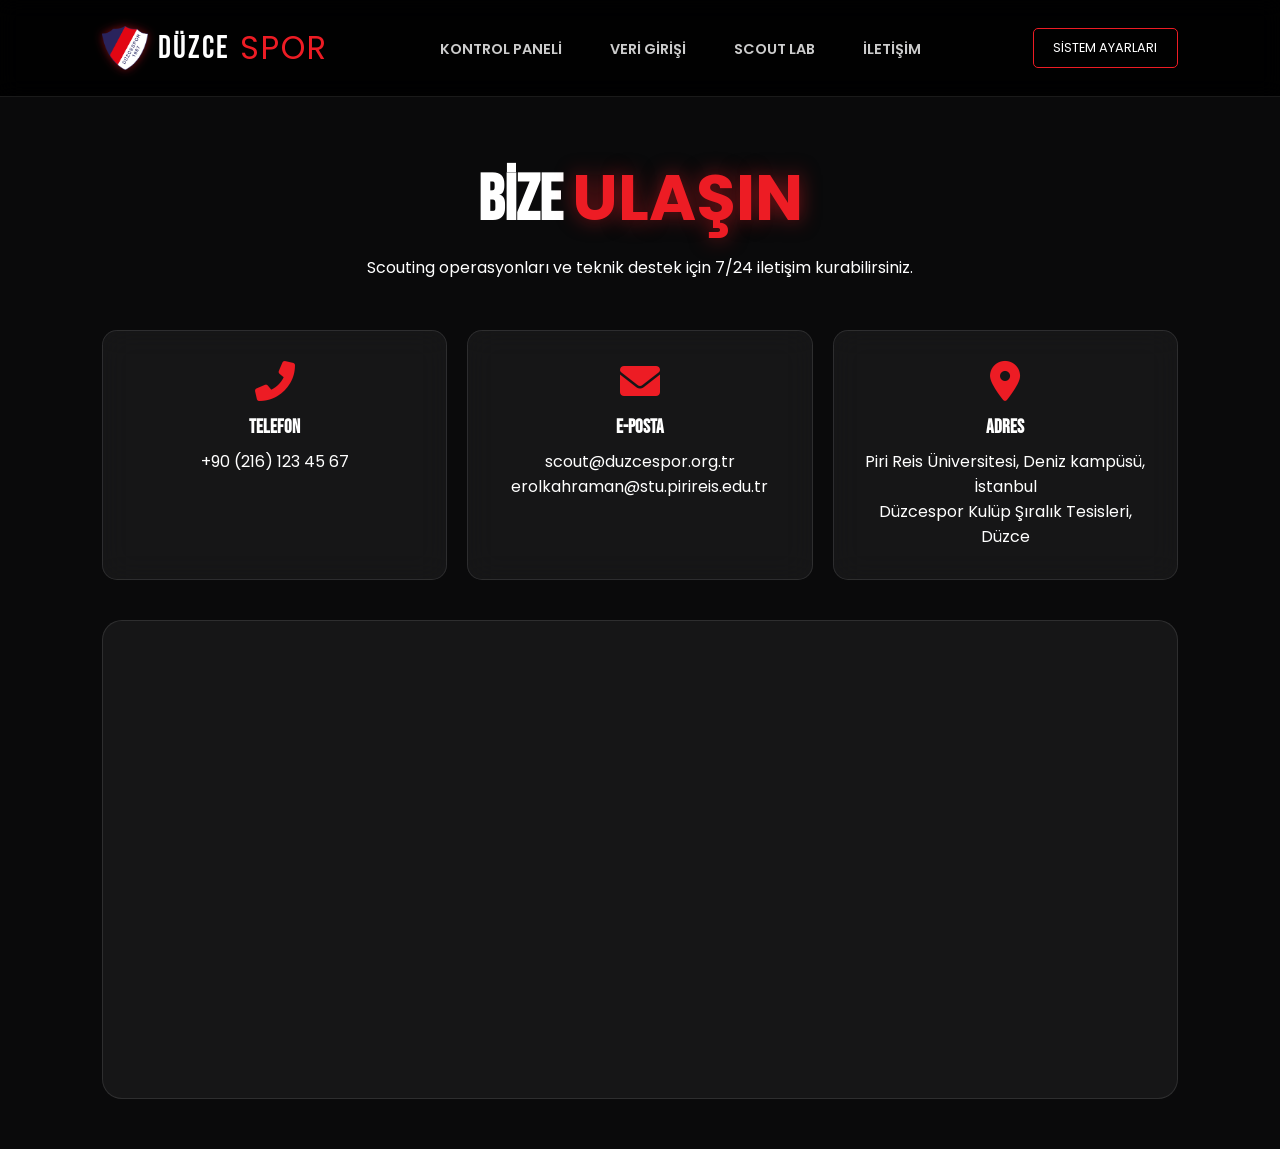
<file: iletişim.html>
<!DOCTYPE html>
<html lang="tr">
<head>
    <meta charset="UTF-8">
    <title>Düzcespor | İletişim</title>
    <link rel="stylesheet" href="style.css">
    <link rel="stylesheet" href="https://cdnjs.cloudflare.com/ajax/libs/font-awesome/6.0.0/css/all.min.css">
    <link href="https://fonts.googleapis.com/css2?family=Bebas+Neue&family=Poppins:wght@300;400;700&display=swap" rel="stylesheet">
</head>
<body>
    <nav class="navbar">
        <div class="logo">
            <img src="resimler/20151011164900!Duzcespor-asil-duzcesporlogo-kirmizi-lacivert-resmi-logo-arma.png" alt="Logo" class="logo-img">
            DÜZCE<span>SPOR</span>
       </div>
   <ul class="nav-links">
    <li><a href="index.html">KONTROL PANELİ</a></li>
    <li><a href="oneri.html">VERİ GİRİŞİ</a></li>
    <li><a href="analiz.html">SCOUT LAB</a></li> 
    <li><a href="iletişim.html">İLETİŞİM</a></li>
    </ul>
    <a href="ayarlar.html" class="nav-btn">SİSTEM AYARLARI</a>
    </nav>

        </nav>
       
    <section class="contact-page">
        <div class="contact-header">
            <h1>BİZE <span class="highlight">ULAŞIN</span></h1>
            <p>Scouting operasyonları ve teknik destek için 7/24 iletişim kurabilirsiniz.</p>
        </div>

        <div class="contact-wrapper">
            <div class="contact-info">
                <div class="info-card">
                    <i class="fas fa-phone-alt"></i>
                    <h3>Telefon</h3>
                    <p>+90 (216) 123 45 67</p>
                </div>
                <div class="info-card">
                    <i class="fas fa-envelope"></i>
                    <h3>E-Posta</h3>
                    <p>scout@duzcespor.org.tr</p>
                    <p>erolkahraman@stu.pirireis.edu.tr</p>
                </div>
                <div class="info-card">
                    <i class="fas fa-map-marker-alt"></i>
                    <h3>Adres</h3>
                    <p>Piri Reis Üniversitesi, Deniz kampüsü, İstanbul</p>
                    <p>Düzcespor Kulüp Şıralık Tesisleri, Düzce</p>
                </div>
            </div>

            <div class="map-container">
    <iframe 
        src="https://www.google.com/maps/embed?pb=!1m18!1m12!1m3!1d3017.915093150259!2d29.28470557655823!3d40.85175877137255!2m3!1f0!2f0!3f0!3m2!1i1024!2i768!4f13.1!3m3!1m2!1s0x14cadb24e95bbf6b%3A0x169aa10c942c2a31!2sPiri%20Reis%20%C3%9Cniversitesi!5e0!3m2!1str!2str!4v1715290000000!5m2!1str!2str" 
        width="100%" 
        height="450" 
        style="border:0; border-radius:15px;" 
        allowfullscreen="" 
        loading="lazy" 
        referrerpolicy="no-referrer-when-downgrade">
    </iframe>
</div>
        </div>
    </section>
    <script>
    if (localStorage.getItem('tema') === 'light') {
        document.documentElement.setAttribute('data-theme', 'light');
    }
</script>
</body>
</html>
</file>
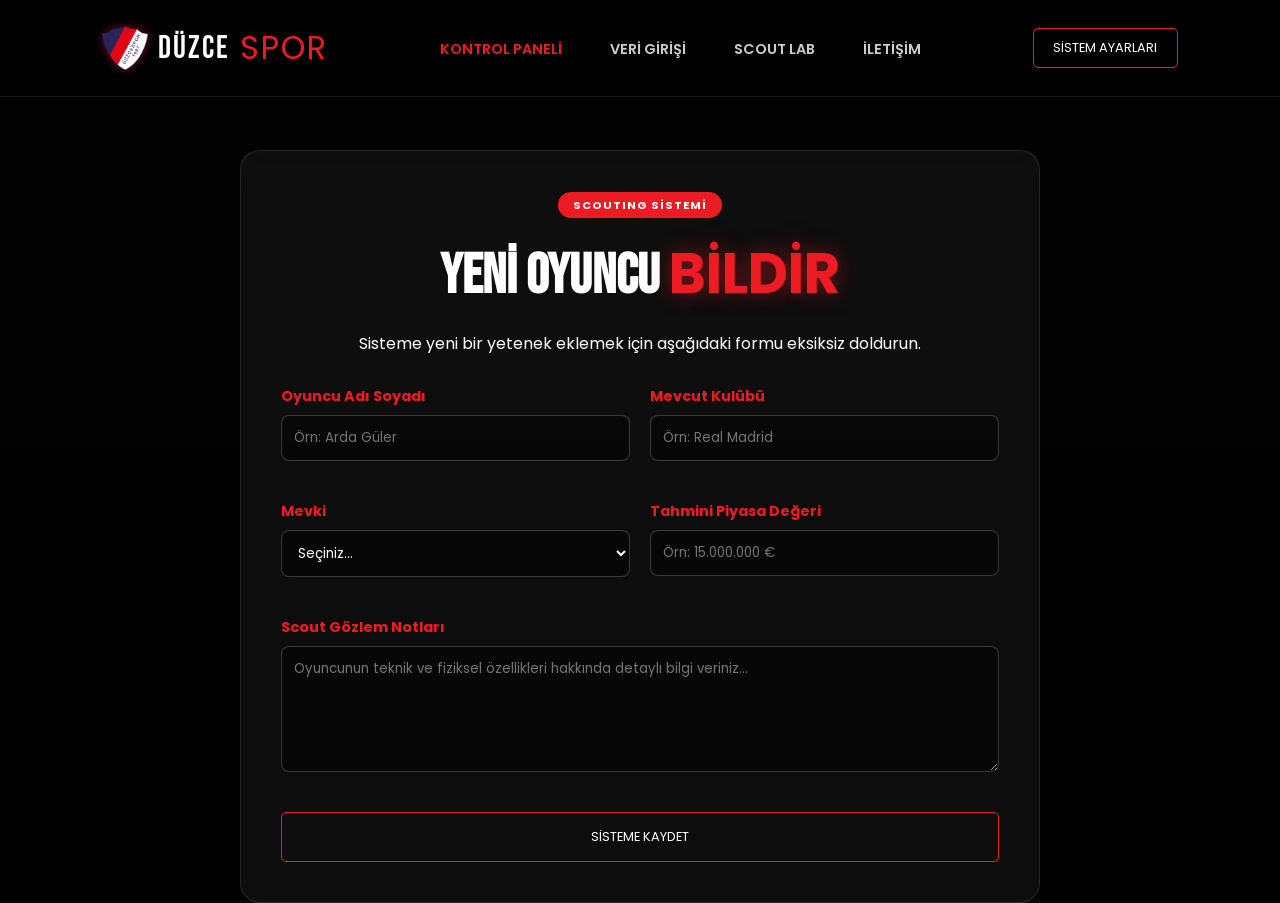
<file: oneri.html>
<!DOCTYPE html>
<html lang="tr">
<head>
    <meta charset="UTF-8">
    <title>Düzcespor | Oyuncu Öneri</title>
    <link rel="stylesheet" href="style.css">
    <link href="https://fonts.googleapis.com/css2?family=Bebas+Neue&family=Poppins:wght@300;400;700&display=swap" rel="stylesheet">
</head>
<body>
     <nav class="navbar">
        <div class="logo">
            <img src="resimler/20151011164900!Duzcespor-asil-duzcesporlogo-kirmizi-lacivert-resmi-logo-arma.png" alt="Logo" class="logo-img">
            DÜZCE<span>SPOR</span>
       </div>
    <ul class="nav-links">
        <li><a href="index.html" class="active">KONTROL PANELİ</a></li>
        <li><a href="oneri.html">VERİ GİRİŞİ</a></li>
        <li><a href="analiz.html">SCOUT LAB</a></li>
        <li><a href="iletişim.html">İLETİŞİM</a></li>
    </ul>
    <a href="ayarlar.html" class="nav-btn">SİSTEM AYARLARI</a>
    </nav>

    <section class="oneri-container">
        <div class="oneri-box">
            <span class="badge">SCOUTING SİSTEMİ</span>
            <h1>YENİ OYUNCU <span class="highlight">BİLDİR</span></h1>
            <p>Sisteme yeni bir yetenek eklemek için aşağıdaki formu eksiksiz doldurun.</p>

            <form id="scoutForm" class="modern-form">
                <div class="form-row">
                    <div class="input-group">
                        <label>Oyuncu Adı Soyadı</label>
                        <input type="text" placeholder="Örn: Arda Güler" required>
                    </div>
                    <div class="input-group">
                        <label>Mevcut Kulübü</label>
                        <input type="text" placeholder="Örn: Real Madrid">
                    </div>
                </div>

                <div class="form-row">
                    <div class="input-group">
                        <label>Mevki</label>
                        <select>
                            <option>Seçiniz...</option>
                            <option>Kaleci</option>
                            <option>Defans</option>
                            <option>Orta Saha</option>
                            <option>Forvet</option>
                        </select>
                    </div>
                    <div class="input-group">
                        <label>Tahmini Piyasa Değeri</label>
                        <input type="text" placeholder="Örn: 15.000.000 €">
                    </div>
                </div>

                <div class="input-group">
                    <label>Scout Gözlem Notları</label>
                    <textarea rows="5" placeholder="Oyuncunun teknik ve fiziksel özellikleri hakkında detaylı bilgi veriniz..."></textarea>
                </div>

                <button type="submit" class="nav-btn" style="width: 100%; height: 50px; margin-top: 20px;">SİSTEME KAYDET</button>
            </form>
        </div>
        
    </section>
    <script>
    if (localStorage.getItem('tema') === 'light') {
        document.documentElement.setAttribute('data-theme', 'light');
    }
</script>
</body>
</html>
</file>
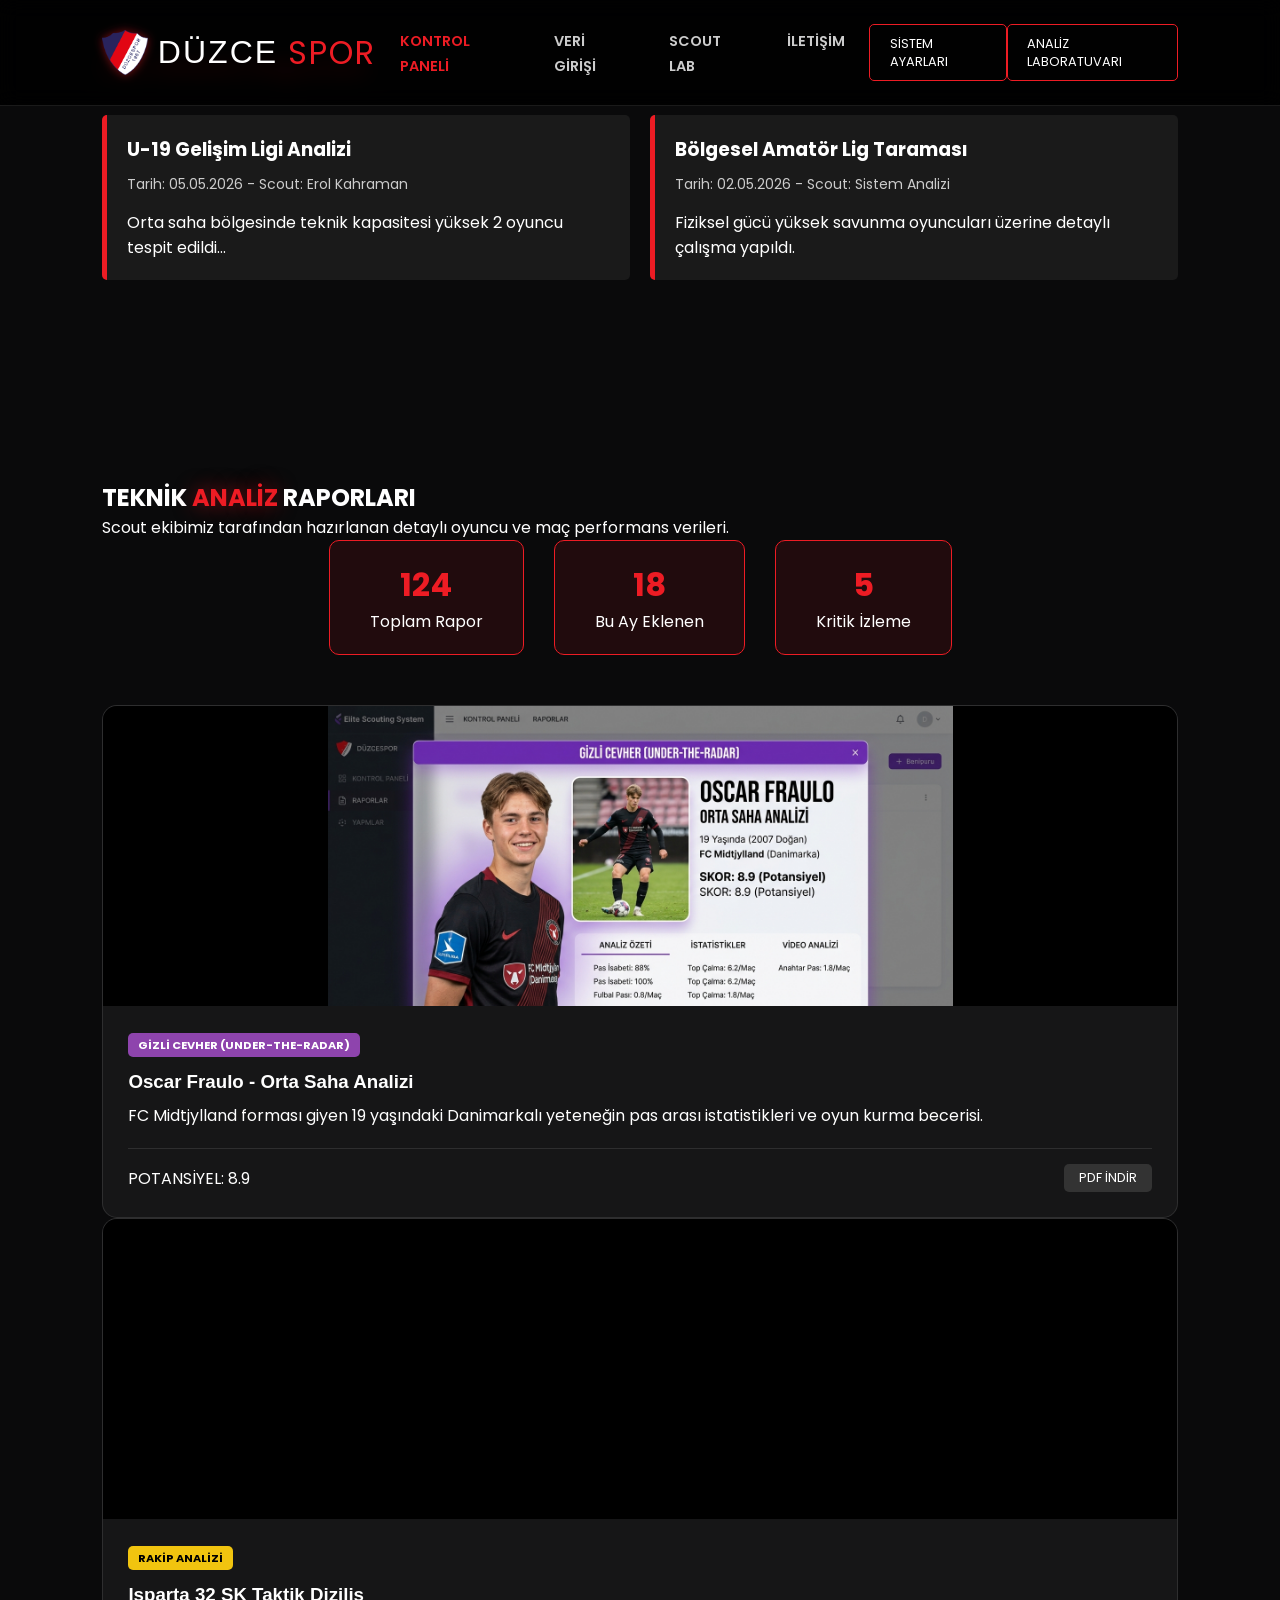
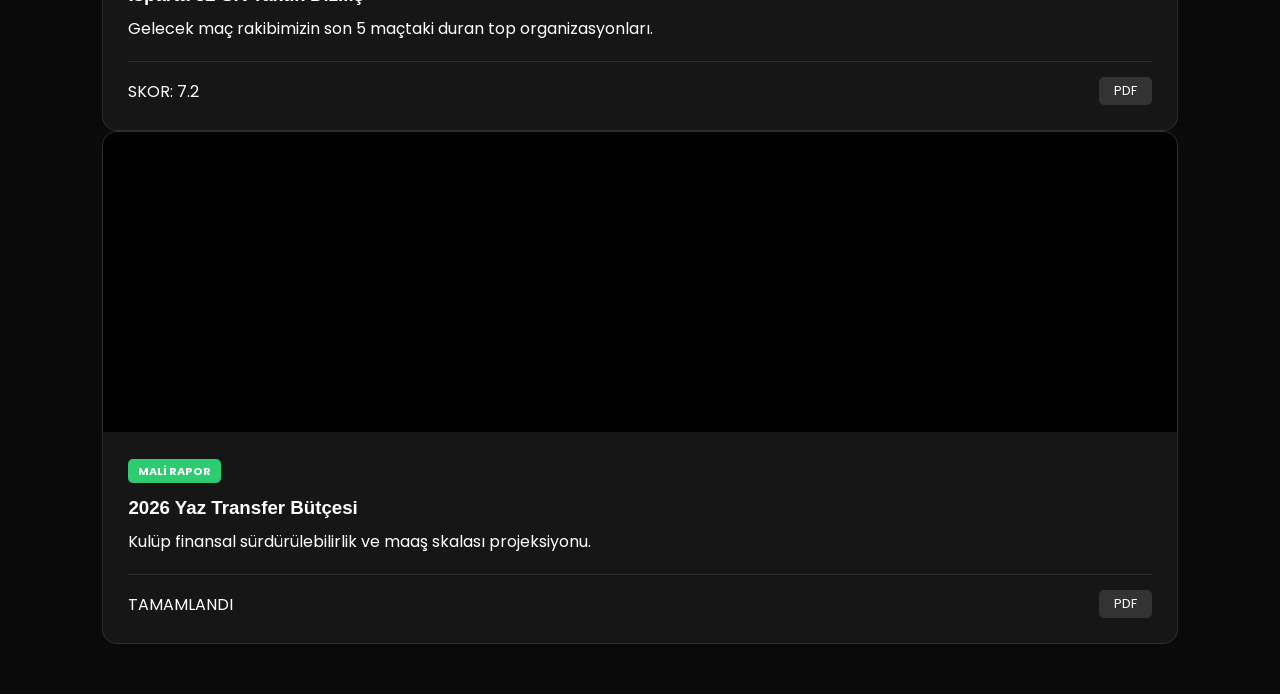
<file: raporlar.html>
<!DOCTYPE html>
<html lang="tr">
<head>
    <meta charset="UTF-8">
    <title>Düzcespor | Gözlem Raporları</title>
    <link rel="stylesheet" href="style.css">
    <link href="https://fonts.googleapis.com/css2?family=Poppins:wght@300;400;600&display=swap" rel="stylesheet">
</head>
<body>
    <nav class="navbar">
    <div class="logo">
        <img src="resimler/20151011164900!Duzcespor-asil-duzcesporlogo-kirmizi-lacivert-resmi-logo-arma.png" alt="Düzcespor Logo" class="logo-img">
        DÜZCE<span>SPOR</span>
    </div>
    </div>
    <ul class="nav-links">
        <li><a href="index.html" class="active">KONTROL PANELİ</a></li>
        <li><a href="oneri.html">VERİ GİRİŞİ</a></li>
        <li><a href="analiz.html">SCOUT LAB</a></li>
        <li><a href="iletişim.html">İLETİŞİM</a></li>
    </ul>
    <a href="ayarlar.html" class="nav-btn">SİSTEM AYARLARI</a>
    <a href="analiz.html" class="nav-btn">ANALİZ LABORATUVARI</a>
</nav>

    <main style="padding: 50px 8%;">
        <h2 style="color: #ed1c24; margin-bottom: 30px;">Son Gözlem Raporları</h2>
        <div style="display: grid; grid-template-columns: repeat(auto-fit, minmax(300px, 1fr)); gap: 20px;">
            <div style="background: #1a1a1a; padding: 20px; border-left: 5px solid #ed1c24; border-radius: 5px;">
                <h3>U-19 Gelişim Ligi Analizi</h3>
                <p style="font-size: 14px; color: #ccc; margin-top: 10px;">Tarih: 05.05.2026 - Scout: Erol Kahraman</p>
                <p style="margin-top: 15px;">Orta saha bölgesinde teknik kapasitesi yüksek 2 oyuncu tespit edildi...</p>
            </div>
            <div style="background: #1a1a1a; padding: 20px; border-left: 5px solid #ed1c24; border-radius: 5px;">
                <h3>Bölgesel Amatör Lig Taraması</h3>
                <p style="font-size: 14px; color: #ccc; margin-top: 10px;">Tarih: 02.05.2026 - Scout: Sistem Analizi</p>
                <p style="margin-top: 15px;">Fiziksel gücü yüksek savunma oyuncuları üzerine detaylı çalışma yapıldı.</p>
            </div>
        </div>
    </main>
    <section class="raporlar-page">
    <div class="page-header">
        <h1>TEKNİK <span class="highlight">ANALİZ</span> RAPORLARI</h1>
        <p>Scout ekibimiz tarafından hazırlanan detaylı oyuncu ve maç performans verileri.</p>
    </div>

    <div class="stats-overview">
        <div class="mini-stat">
            <h4>124</h4>
            <p>Toplam Rapor</p>
        </div>
        <div class="mini-stat">
            <h4>18</h4>
            <p>Bu Ay Eklenen</p>
        </div>
        <div class="mini-stat">
            <h4>5</h4>
            <p>Kritik İzleme</p>
        </div>
    </div>

    <div class="reports-grid">
      <div class="report-item">
    <div class="report-img" style="background-image: url('resimler/Gemini_Generated_Image_aty1vlaty1vlaty1.png');"></div>
    <div class="report-body">
        <span class="report-tag purple">GİZLİ CEVHER (UNDER-THE-RADAR)</span>
        <h3>Oscar Fraulo - Orta Saha Analizi</h3>
        <p>FC Midtjylland forması giyen 19 yaşındaki Danimarkalı yeteneğin pas arası istatistikleri ve oyun kurma becerisi.</p>
        <div class="report-footer">
            <span class="score">POTANSİYEL: 8.9</span>
            <a href="#" class="download-btn"><i class="fas fa-file-pdf"></i> PDF İNDİR</a>
        </div>
    </div>
</div>
        </div>

        <div class="report-item">
            <div class="report-img" style="background-image: url('https://images.unsplash.com/photo-1522778119026-d647f0596c20?q=80&w=500');"></div>
            <div class="report-body">
                <span class="report-tag yellow">RAKİP ANALİZİ</span>
                <h3>Isparta 32 SK Taktik Diziliş</h3>
                <p>Gelecek maç rakibimizin son 5 maçtaki duran top organizasyonları.</p>
                <div class="report-footer">
                    <span class="score">SKOR: 7.2</span>
                    <a href="#" class="download-btn"><i class="fas fa-file-pdf"></i> PDF</a>
                </div>
            </div>
        </div>

        <div class="report-item">
            <div class="report-img" style="background-image: url('https://images.unsplash.com/photo-1460925895917-afdab827c52f?q=80&w=500');"></div>
            <div class="report-body">
                <span class="report-tag green">MALİ RAPOR</span>
                <h3>2026 Yaz Transfer Bütçesi</h3>
                <p>Kulüp finansal sürdürülebilirlik ve maaş skalası projeksiyonu.</p>
                <div class="report-footer">
                    <span class="score">TAMAMLANDI</span>
                    <a href="#" class="download-btn"><i class="fas fa-file-pdf"></i> PDF</a>
                </div>
            </div>
        </div>
    </div>
</section>
<script>
    if (localStorage.getItem('tema') === 'light') {
        document.documentElement.setAttribute('data-theme', 'light');
    }
</script>
</body>
</html>
</file>
<file: style.css>
:root {
    /* Karanlık Mod Değerleri (Varsayılan) */
    --bg-color: #0a0a0a;
    --card-bg: rgba(255, 255, 255, 0.05);
    --text-color: #ffffff;
    --nav-bg: rgba(0, 0, 0, 0.9);
    --primary: #ed1c24;
}

/* Aydınlık Mod Değerleri */
[data-theme="light"] {
    --bg-color: #f4f4f4;
    --card-bg: #ffffff;
    --text-color: #1a1a1a;
    --nav-bg: #ffffff;
}

body {
    background-color: var(--bg-color);
    color: var(--text-color);
    transition: 0.3s; /* Geçiş yumuşak olsun */
}

/* Tüm kartların ve yazıların renklerini değişken yapıyoruz */
.player-card, .stat-card, .settings-container, .match-card {
    background: var(--card-bg) !important;
    color: var(--text-color) !important;
}

.navbar {
    background: var(--nav-bg) !important;
}
:root {
    --primary: #ed1c24; /* Düzcespor Kırmızısı */
    --secondary: #003366; /* Düzcespor Laciverti */
    --dark: #0a0a0b;
    --glass: rgba(255, 255, 255, 0.05);
}
/* Arka Plandaki Büyük Logo (Watermark) */
.bg-logo-watermark {
    position: absolute;
    top: 50%;
    left: 50%;
    transform: translate(-50%, -50%);
    opacity: 0.1; /* Çok hafif gözükecek şekilde ayarlı */
    width: 600px;
    z-index: 0;
    pointer-events: none; /* Kartlara tıklamayı engellememesi için */
}

.bg-logo-watermark img {
    width: 100%;
    filter: grayscale(100%) brightness(2);
}

/* Küçük Kartlar Tasarımı (Grid System) */
/* --- ANA SAYFA KART DÜZENİ (4+2) --- */

/* --- ANA SAYFA KART DÜZENİ (Gelişmiş 4+2) --- */

/* --- GELİŞMİŞ 4+2 DASHBOARD DÜZENİ --- */

/* --- STANDART 4+2 KUTU DÜZENİ --- */

/* KART DÜZENİ: Birebir Aynı Ölçüler */
/* Ana Başlık ve Hero Konumlandırma */
.hero-content h1 {
    font-family: 'Bebas Neue', sans-serif;
    font-size: 4.5rem;
    line-height: 1.1;
    margin-top: 120px; /* Yazıyı yukarıdan aşağı çektik */
    margin-bottom: 40px;
    z-index: 5;
    position: relative;
}

/* KART DÜZENİ: Tam Ortalanmış 4+2 */
/* KART DÜZENİ: Tam Ortalanmış 4+2 */
.feature-grid {
    display: flex;
    flex-wrap: wrap; /* Sığmayan kartlar alt satıra geçsin */
    justify-content: center; /* Kartların hepsini yatayda ortala */
    gap: 25px;
    margin-top: 50px;
    max-width: 1250px; /* 4 kartın toplam genişliği civarı */
    margin-left: auto;
    margin-right: auto;
}

.stat-card {
    width: 280px; 
    height: 340px;
    background: rgba(255, 255, 255, 0.08);
    backdrop-filter: blur(15px);
    border-radius: 15px;
    overflow: hidden;
    text-decoration: none;
    border: 1px solid rgba(255, 255, 255, 0.1);
    transition: 0.3s ease;
    display: flex;
    flex-direction: column;
}

/* Kart resimleri ve yazıları aynı kalsın */
.card-img {
    height: 180px;
    width: 100%;
    background-size: cover;
    background-position: center;
    border-bottom: 4px solid #ed1c24;
}

.card-info {
    padding: 20px;
    text-align: center;
}

.stat-card:hover {
    transform: translateY(-10px);
    border-color: #ed1c24;
    box-shadow: 0 15px 30px rgba(237, 28, 36, 0.3);
}

.card-img {
    height: 180px;
    width: 100%;
    display: block;
    min-height: 180px;
    background-size: cover;
    background-position: center;
    border-bottom: 4px solid #ed1c24;
}

.card-info {
    padding: 20px;
    text-align: center;
}

.card-info h3 {
    font-family: 'Bebas Neue', sans-serif;
    font-size: 1.5rem;
    color: white;
}

/* Mobil Uyum İçin */
@media (max-width: 768px) {
    .feature-grid {
        grid-template-columns: 1fr;
    }
    .hero-content h1 {
        font-size: 3rem;
    }
}
* {
    margin: 0;
    padding: 0;
    box-sizing: border-box;
    font-family: 'Poppins', sans-serif;
}

body {
    background-color: var(--dark);
    color: white;
    overflow-x: hidden;
}

/* Navbar: Cam Efekti */
.navbar {
    display: flex;
    justify-content: space-between;
    align-items: center;
    padding: 1.5rem 8%;
    background: rgba(10, 10, 11, 0.8);
    backdrop-filter: blur(10px);
    position: fixed;
    width: 100%;
    top: 0;
    z-index: 1000;
    border-bottom: 1px solid rgba(255, 255, 255, 0.1);
}

/* Logo ve Yazı Hizalaması */
.logo {
    display: flex;
    align-items: center;
    gap: 10px; /* Logo ile yazı arasındaki boşluk */
    font-family: 'Bebas Neue', sans-serif;
    font-size: 2rem;
    letter-spacing: 2px;
}

.logo-img {
    height: 45px; /* Logonun boyutu */
    width: auto;
    object-fit: contain;
    /* İsteğe bağlı: Logoya hafif bir parlama efekti verir */
    filter: drop-shadow(0 0 5px rgba(237, 28, 36, 0.5)); 
}
.logo span { color: var(--primary); }

.nav-links {
    display: flex;
    list-style: none;
}

.nav-links li { margin: 0 1.5rem; }

.nav-links a {
    text-decoration: none;
    color: #ccc;
    font-weight: 600;
    font-size: 0.9rem;
    transition: 0.3s;
}

.nav-links a:hover, .nav-links a.active {
    color: var(--primary);
}

.nav-btn {
    background: transparent;
    border: 1px solid var(--primary);
    color: white;
    padding: 0.6rem 1.2rem;
    text-decoration: none;
    border-radius: 5px;
    font-size: 0.8rem;
    transition: 0.3s;
}

.nav-btn:hover { background: var(--primary); }

/* Hero Bölümü: Dinamik ve Şık */
/* Hero Bölümü: Düzcespor Atmosferi */
/* Ana Ekran Düzeni Ayarı */
.hero {
    min-height: 120vh; /* İçerik sığsın diye yüksekliği esnettik */
    display: flex;
    flex-direction: column; /* İçerikleri dikey sırala */
    align-items: center;
    padding-top: 100px; /* Yazıları ve kartları navbar'dan aşağı ittik */
    background: linear-gradient(to right, rgba(0,0,0,0.8), rgba(0,0,0,0.4)), 
                url('resimler/duzcespora-kayyim-mi-atanacak-duzcespora-neden_2e086c686c_amp.jpg');
    background-size: cover;
    background-position: center;
    background-attachment: fixed;
    position: relative;
}
.hero-overlay {
    position: absolute;
    top: 0; 
    left: 0; 
    width: 100%; 
    height: 100%;
    /* Görselin üzerine hafif karanlık bir katman atıyoruz ki yazılar okunsun */
    background: linear-gradient(to right, rgba(0,0,0,0.85), rgba(0,0,0,0.3));
}

.hero-content {
    width: 100%;
    max-width: 1200px;
    z-index: 2;
    text-align: center;
}

.badge {
    background: var(--primary);
    padding: 5px 15px;
    font-size: 0.7rem;
    font-weight: bold;
    border-radius: 50px;
    letter-spacing: 1px;
}

.hero-content h1 {
    font-family: 'Bebas Neue', sans-serif;
    font-size: 5rem;
    line-height: 1;
    margin: 1.5rem 0;
}

.highlight { color: var(--primary); text-shadow: 0 0 20px rgba(237, 28, 36, 0.5); }

.hero-content p {
    color: #bbb;
    font-size: 1.1rem;
    margin-bottom: 2.5rem;
    max-width: 600px;
}

/* Buton Tasarımları */
.hero-btns { display: flex; gap: 1.5rem; }

.main-btn {
    background: var(--primary);
    color: white;
    padding: 1rem 2.5rem;
    text-decoration: none;
    font-weight: bold;
    border-radius: 5px;
    box-shadow: 0 10px 20px rgba(237, 28, 36, 0.3);
    transition: 0.3s;
}

.secondary-btn {
    background: var(--glass);
    color: white;
    padding: 1rem 2.5rem;
    text-decoration: none;
    font-weight: bold;
    border-radius: 5px;
    border: 1px solid rgba(255,255,255,0.1);
    transition: 0.3s;
}

.main-btn:hover { transform: translateY(-5px); box-shadow: 0 15px 30px rgba(237, 28, 36, 0.5); }
.secondary-btn:hover { background: rgba(255,255,255,0.1); }
.form-container {
    padding: 120px 8% 50px;
    display: flex;
    justify-content: center;
}

.form-box {
    background: rgba(255, 255, 255, 0.05);
    backdrop-filter: blur(20px);
    padding: 40px;
    border-radius: 20px;
    border: 1px solid rgba(255, 255, 255, 0.1);
    width: 100%;
    max-width: 600px;
}

.form-box h2 {
    font-family: 'Bebas Neue', sans-serif;
    color: var(--primary);
    font-size: 2.5rem;
    margin-bottom: 10px;
}

.input-group {
    margin-bottom: 20px;
    text-align: left;
}

.input-group label {
    display: block;
    margin-bottom: 8px;
    font-size: 0.9rem;
    color: #ccc;
}

.input-group input, .input-group select, .input-group textarea {
    width: 100%;
    padding: 12px;
    background: rgba(0, 0, 0, 0.3);
    border: 1px solid rgba(255, 255, 255, 0.1);
    border-radius: 8px;
    color: white;
    outline: none;
}

.input-group input:focus {
    border-color: var(--primary);
}

.success-message {
    margin-top: 20px;
    color: #4caf50;
    font-weight: bold;
}
/* Genel İçerik Ayarları */
.content-section { padding: 120px 5% 50px; text-align: center; }
.section-title { font-family: 'Bebas Neue', sans-serif; font-size: 3rem; color: #ed1c24; margin-bottom: 40px; }

/* Altyapı Kartları */
.academy-grid { display: grid; grid-template-columns: repeat(auto-fit, minmax(300px, 1fr)); gap: 20px; }
.player-mini-card { background: rgba(255,255,255,0.05); border: 1px solid rgba(255,255,255,0.1); padding: 20px; border-radius: 15px; backdrop-filter: blur(10px); }
.player-header { display: flex; align-items: center; gap: 15px; margin-bottom: 15px; }
.player-header img { border-radius: 50%; border: 2px solid #ed1c24; }

/* Canlı Takip */
.live-match-box { background: rgba(0,0,0,0.4); padding: 30px; border-radius: 20px; border-left: 5px solid #ed1c24; }
.live-badge { background: #ed1c24; padding: 5px 10px; border-radius: 5px; animation: blink 1s infinite; }
@keyframes blink { 50% { opacity: 0; } }

/* Form Tasarımı */
.glass-form-container { background: rgba(255,255,255,0.05); padding: 40px; border-radius: 20px; border: 1px solid rgba(255,255,255,0.1); max-width: 800px; margin: 0 auto; }
.form-row { display: flex; gap: 15px; margin-bottom: 15px; }
input, select, textarea { width: 100%; background: rgba(0,0,0,0.3); border: 1px solid rgba(255,255,255,0.2); padding: 12px; color: white; border-radius: 8px; }
.submit-btn { background: #ed1c24; color: white; border: none; padding: 15px 30px; border-radius: 8px; cursor: pointer; font-weight: bold; width: 100%; transition: 0.3s; }
.submit-btn:hover { background: white; color: #ed1c24; }
/* Öneri Sayfası Genel Alanı */
.oneri-container {
    min-height: 100vh;
    padding-top: 150px; /* NAVBARIN ALTINDA KALMASINI ENGELLER */
    display: flex;
    justify-content: center;
    background: linear-gradient(rgba(0,0,0,0.8), rgba(0,0,0,0.9)), url('https://pbs.twimg.com/media/FmP0z9pXoAA-W_j?format=jpg&name=large');
    background-size: cover;
    background-attachment: fixed;
}

.oneri-box {
    width: 90%;
    max-width: 800px;
    background: rgba(255, 255, 255, 0.05);
    backdrop-filter: blur(20px);
    padding: 40px;
    border-radius: 20px;
    border: 1px solid rgba(255, 255, 255, 0.1);
    text-align: center;
}

.oneri-box h1 {
    font-family: 'Bebas Neue', sans-serif;
    font-size: 3.5rem;
    color: white;
    margin: 15px 0;
}

.modern-form {
    margin-top: 30px;
    text-align: left;
}

.form-row {
    display: flex;
    gap: 20px;
    margin-bottom: 20px;
}

.input-group {
    flex: 1;
    display: flex;
    flex-direction: column;
}

.input-group label {
    color: var(--primary);
    font-weight: bold;
    margin-bottom: 8px;
    font-size: 0.9rem;
}

.input-group input, .input-group select, .input-group textarea {
    background: rgba(0,0,0,0.4);
    border: 1px solid rgba(255,255,255,0.2);
    padding: 12px;
    color: white;
    border-radius: 8px;
    outline: none;
}

.input-group input:focus {
    border-color: var(--primary);
}
/* İletişim Sayfası Stilleri */
.contact-page {
    padding: 150px 8% 50px; /* Navbar'ın altına girmesini engeller */
    text-align: center;
}

.contact-header h1 {
    font-family: 'Bebas Neue', sans-serif;
    font-size: 4rem;
    margin-bottom: 10px;
}

.contact-wrapper {
    display: flex;
    flex-direction: column;
    gap: 40px;
    margin-top: 50px;
}

.contact-info {
    display: grid;
    grid-template-columns: repeat(3, 1fr);
    gap: 20px;
}

.info-card {
    background: rgba(255, 255, 255, 0.05);
    backdrop-filter: blur(15px);
    padding: 30px;
    border-radius: 15px;
    border: 1px solid rgba(255, 255, 255, 0.1);
    transition: 0.3s;
}

.info-card:hover {
    border-color: #ed1c24;
    transform: translateY(-5px);
}

.info-card i {
    font-size: 2.5rem;
    color: #ed1c24;
    margin-bottom: 15px;
}

.info-card h3 {
    margin-bottom: 10px;
    font-family: 'Bebas Neue', sans-serif;
}

.map-container {
    padding: 10px;
    background: rgba(255, 255, 255, 0.05);
    border-radius: 20px;
    border: 1px solid rgba(255, 255, 255, 0.1);
}
.map-container iframe {
    filter: grayscale(100%) invert(90%) contrast(90%); /* Haritayı karanlık temaya uydurur */
    transition: 0.5s ease;
}

.map-container iframe:hover {
    filter: grayscale(0%) invert(0%) contrast(100%); /* Üstüne gelince gerçek renkler çıkar */
}
/* Raporlar Sayfası Tasarımı */
.raporlar-page { padding: 150px 8% 50px; }

.stats-overview {
    display: flex;
    justify-content: center;
    gap: 30px;
    margin-bottom: 50px;
}

.mini-stat {
    background: rgba(237, 28, 36, 0.1);
    border: 1px solid var(--primary);
    padding: 20px 40px;
    border-radius: 10px;
    text-align: center;
}

.mini-stat h4 { font-size: 2rem; color: var(--primary); }

.reports-grid {
    display: grid;
    grid-template-columns: repeat(auto-fit, minmax(350px, 1fr));
    gap: 30px;
}

.report-item {
    background: rgba(255,255,255,0.05);
    border-radius: 15px;
    overflow: hidden;
    border: 1px solid rgba(255,255,255,0.1);
    transition: 0.3s;
}

.report-item:hover { transform: translateY(-10px); border-color: var(--primary); }

.report-img { height: 200px; background-size: cover; background-position: center; }

.report-img {
    height: 300px; /* Görselin tam okunması için yüksekliği biraz artır */
    width: 100%;
    /* RESMİ SIĞDIRMA AYARI: */
    background-size: contain; /* Resmin tamamını kutunun içine sığdırır, kesmez */
    background-repeat: no-repeat; /* Resmin tekrarlanmasını engeller */
    background-position: center; /* Resmi tam ortalar */
    background-color: #000; /* Boş kalan yerleri siyahla doldurur ki şık dursun */
    display: block;
}

.report-body { padding: 25px; text-align: left; }

.report-tag {
    background: var(--primary);
    padding: 4px 10px;
    border-radius: 5px;
    font-size: 0.7rem;
    font-weight: bold;
}

.report-tag.yellow { background: #f1c40f; color: black; }
.report-tag.green { background: #2ecc71; }
.report-tag.purple { background: #8e44ad; color: white; } /* Gizli Cevherler için mor renk */

.report-body h3 { margin: 15px 0 10px; font-family: 'Bebas Neue', sans-serif; }

.report-footer {
    margin-top: 20px;
    display: flex;
    justify-content: space-between;
    align-items: center;
    border-top: 1px solid rgba(255,255,255,0.1);
    padding-top: 15px;
}

.download-btn {
    color: white;
    text-decoration: none;
    background: #333;
    padding: 5px 15px;
    border-radius: 5px;
    font-size: 0.8rem;
}
/* Oyuncu Havuzu Stilleri */
.havuz-page { padding: 150px 5% 50px; }

.filter-bar {
    display: flex;
    gap: 15px;
    background: rgba(255, 255, 255, 0.05);
    padding: 20px;
    border-radius: 10px;
    margin-bottom: 30px;
    align-items: center;
}

.player-table-container {
    background: rgba(255, 255, 255, 0.03);
    border-radius: 15px;
    overflow: hidden;
    border: 1px solid rgba(255, 255, 255, 0.1);
}

.player-table {
    width: 100%;
    border-collapse: collapse;
    text-align: left;
}

.player-table th, .player-table td {
    padding: 15px 20px;
    border-bottom: 1px solid rgba(255, 255, 255, 0.05);
}

.player-table th {
    background: rgba(237, 28, 36, 0.1);
    color: var(--primary);
    font-family: 'Bebas Neue', sans-serif;
    letter-spacing: 1px;
}

.player-cell {
    display: flex;
    align-items: center;
    gap: 10px;
}

.value {
    font-weight: bold;
    color: #2ecc71; /* Para değerlerini yeşil yapalım */
}

.view-btn {
    color: white;
    text-decoration: none;
    background: rgba(255, 255, 255, 0.1);
    padding: 5px 12px;
    border-radius: 5px;
    font-size: 0.8rem;
    transition: 0.3s;
}

.view-btn:hover { background: var(--primary); }
.havuz-header-actions {
    display: flex;
    justify-content: space-between;
    align-items: center;
    background: rgba(255, 255, 255, 0.05);
    padding: 20px;
    border-radius: 10px;
    margin-bottom: 20px;
    border-left: 5px solid var(--primary);
}

.havuz-header-actions p {
    font-style: italic;
    color: #ccc;
}
.poll-special-card {
    position: relative;
    background: linear-gradient(135deg, rgba(237, 28, 36, 0.1) 0%, rgba(0, 0, 0, 0.4) 100%) !important;
    border: 1px solid rgba(237, 28, 36, 0.3) !important;
    overflow: hidden;
}

.live-pulse-badge {
    position: absolute;
    top: 15px;
    right: 15px;
    font-size: 0.65rem;
    font-weight: 800;
    color: #ed1c24;
    display: flex;
    align-items: center;
    gap: 6px;
    background: rgba(0, 0, 0, 0.5);
    padding: 4px 10px;
    border-radius: 20px;
}

.pulse-dot {
    width: 8px;
    height: 8px;
    background: #ed1c24;
    border-radius: 50%;
    animation: pulseIcon 1.5s infinite;
}

@keyframes pulseIcon {
    0% { transform: scale(1); box-shadow: 0 0 0 0 rgba(237, 28, 36, 0.7); }
    70% { transform: scale(1.2); box-shadow: 0 0 0 10px rgba(237, 28, 36, 0); }
    100% { transform: scale(1); box-shadow: 0 0 0 0 rgba(237, 28, 36, 0); }
}

.mini-poll-stats {
    margin-top: 15px;
    text-align: left;
}

.poll-labels {
    display: flex;
    justify-content: space-between;
    font-size: 0.7rem;
    color: #888;
    margin-bottom: 5px;
}

.mini-bar-bg {
    width: 100%;
    height: 4px;
    background: rgba(255, 255, 255, 0.1);
    border-radius: 2px;
}

.mini-bar-fill {
    width: 65%; /* Dümenden doluluk oranı */
    height: 100%;
    background: #ed1c24;
    border-radius: 2px;
}
/* Scout Oylaması Premium Kartı */
.scout-poll-premium {
    position: relative;
    background: linear-gradient(145deg, #111111 0%, #050505 100%) !important;
    border: 1px solid rgba(237, 28, 36, 0.2) !important;
    display: flex;
    flex-direction: column;
    padding: 0 !important; /* Alt bar için padding'i sıfırladık */
    transition: all 0.4s cubic-bezier(0.175, 0.885, 0.32, 1.275) !important;
}

.scout-poll-premium:hover {
    border-color: #ed1c24 !important;
    box-shadow: 0 10px 40px rgba(237, 28, 36, 0.15) !important;
}

.card-body-layout {
    padding: 25px;
    display: flex;
    gap: 20px;
    align-items: center;
}

.card-icon-main {
    font-size: 2.5rem;
    color: #ed1c24;
    text-shadow: 0 0 15px rgba(237, 28, 36, 0.4);
}

.poll-status {
    position: absolute;
    top: 15px;
    right: 15px;
    font-size: 0.6rem;
    font-weight: 900;
    letter-spacing: 1px;
    background: rgba(237, 28, 36, 0.1);
    color: #ed1c24;
    padding: 4px 10px;
    border-radius: 50px;
    display: flex;
    align-items: center;
    gap: 6px;
}

.live-blink {
    width: 6px;
    height: 6px;
    background: #ed1c24;
    border-radius: 50%;
    animation: blinker 1s infinite alternate;
}

@keyframes blinker { from { opacity: 1; } to { opacity: 0.3; } }

/* Mini Avatar Grubu */
.scout-avatars {
    display: flex;
    align-items: center;
    margin-top: 15px;
}

.avatar-mini {
    width: 24px;
    height: 24px;
    background: #222;
    border: 1px solid #ed1c24;
    border-radius: 50%;
    display: flex;
    align-items: center;
    justify-content: center;
    font-size: 0.6rem;
    font-weight: bold;
    margin-left: -8px;
    color: #fff;
}
.avatar-mini:first-child { margin-left: 0; }

.avatar-plus {
    font-size: 0.7rem;
    color: #666;
    margin-left: 10px;
}

/* Alt Aksiyon Barı */
.poll-action-footer {
    background: rgba(237, 28, 36, 0.05);
    padding: 12px 25px;
    display: flex;
    justify-content: space-between;
    align-items: center;
    font-size: 0.75rem;
    font-weight: bold;
    color: #ed1c24;
    border-top: 1px solid rgba(255, 255, 255, 0.03);
    transition: 0.3s;
}

.scout-poll-premium:hover .poll-action-footer {
    background: #ed1c24;
    color: #fff;
}
/* --- MOBİL UYUMLULUK (RESPONSIVE) AYARLARI --- */

@media (max-width: 992px) {
    /* Tablet ve Telefonlar için genel padding'i azalt */
    main, .pool-container, .transfer-container, .container {
        padding: 120px 5% 40px !important;
    }
    
    .poll-layout, .transfer-grid, .container {
        grid-template-columns: 1fr !important; /* Yan yana olan her şeyi alt alta getir */
    }
}

@media (max-width: 768px) {
    /* Navbar'ı sadeleştir */
    .nav-links {
        display: none; /* Mobilde burger menü yapmadıysan şimdilik gizlemek en temizi */
    }
    
    .logo {
        font-size: 1.5rem;
        width: 100%;
        text-align: center;
    }

    /* Başlıkları küçült */
    h1 { font-size: 2.5rem !important; }
    .header-title { font-size: 3rem !important; }

    /* Tabloları yatayda kaydırılabilir yap (Ekranı bozmasın) */
    .table-wrapper, .table-box {
        overflow-x: auto;
    }
    
    .pool-table, .transfer-table {
        min-width: 600px; /* Tablonun içindekiler çok sıkışmasın */
    }

    /* Form Grid'i tek sütuna düşür (image_8.png stilindeki pop-up için) */
    .form-grid {
        grid-template-columns: 1fr !important;
        gap: 15px;
    }

    /* Ana sayfadaki kartlar alt alta */
    .stats-container {
        grid-template-columns: 1fr !important;
    }
    
    .action-banner, .suggest-action-box {
        flex-direction: column;
        text-align: center;
        gap: 20px;
    }
}

/* Telefonlar için ince ayar */
@media (max-width: 480px) {
    .form-modal {
        padding: 30px 20px !important;
        width: 90%;
    }
    
    .save-btn, .suggest-btn {
        font-size: 0.7rem !important;
        padding: 12px !important;
    }
}
.live-stream-container {
    background: #0a0a0a;
    border: 1px solid #1a1a1a;
    border-radius: 15px;
    height: 350px;
    display: flex;
    flex-direction: column;
    overflow: hidden;
}

.stream-header {
    background: #111;
    padding: 15px 20px;
    display: flex;
    justify-content: space-between;
    border-bottom: 1px solid #222;
}

.live-tag {
    color: #ed1c24;
    font-weight: bold;
    font-size: 0.8rem;
    display: flex;
    align-items: center;
    gap: 8px;
}

.dot {
    width: 8px;
    height: 8px;
    background: #ed1c24;
    border-radius: 50%;
    animation: pulse 1s infinite alternate;
}

.stream-content {
    flex-grow: 1;
    padding: 20px;
    overflow-y: auto;
    font-family: 'Courier New', Courier, monospace; /* Terminal havası verir */
    font-size: 0.85rem;
    display: flex;
    flex-direction: column;
    gap: 12px;
}

.log-entry {
    color: #888;
    border-left: 2px solid #333;
    padding-left: 10px;
    animation: slideIn 0.3s ease-out;
}

.log-entry.important { color: #fff; border-left-color: #ed1c24; }

@keyframes slideIn { from { opacity: 0; transform: translateX(-10px); } }
</file>
